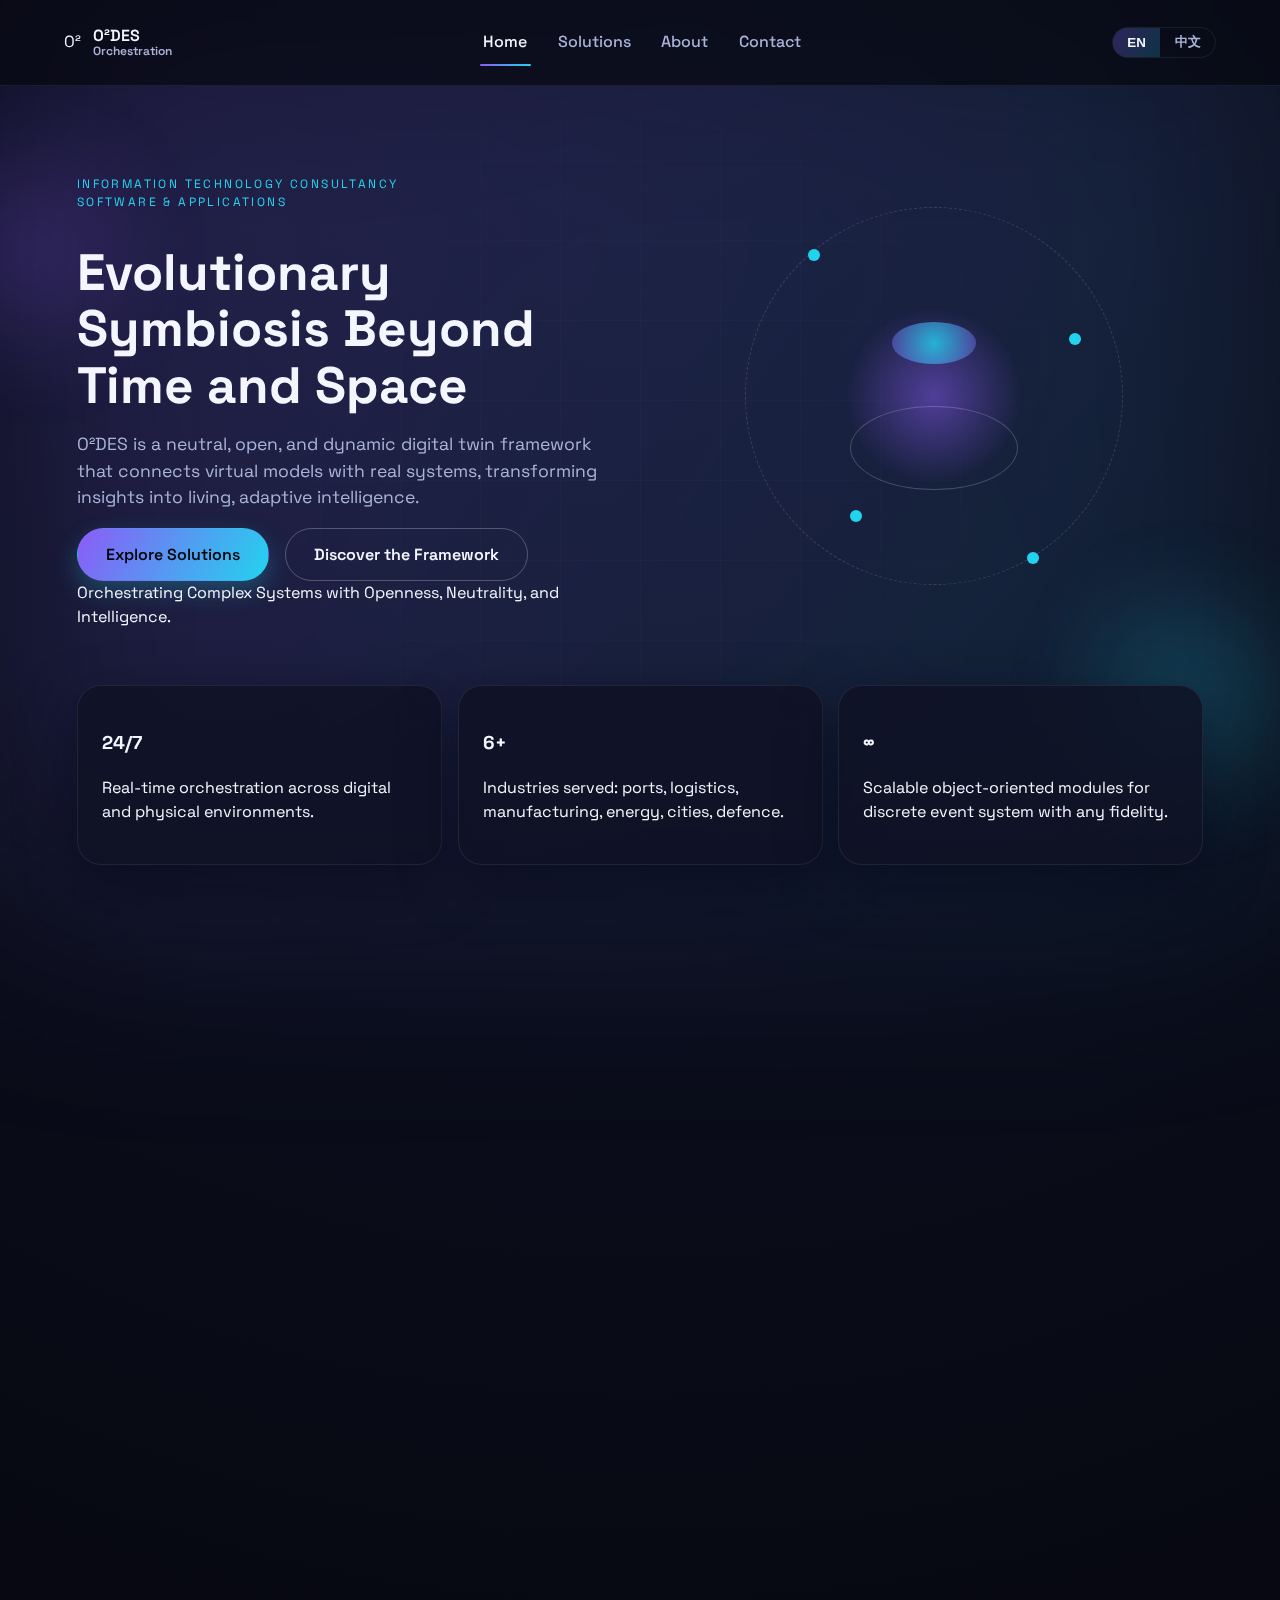
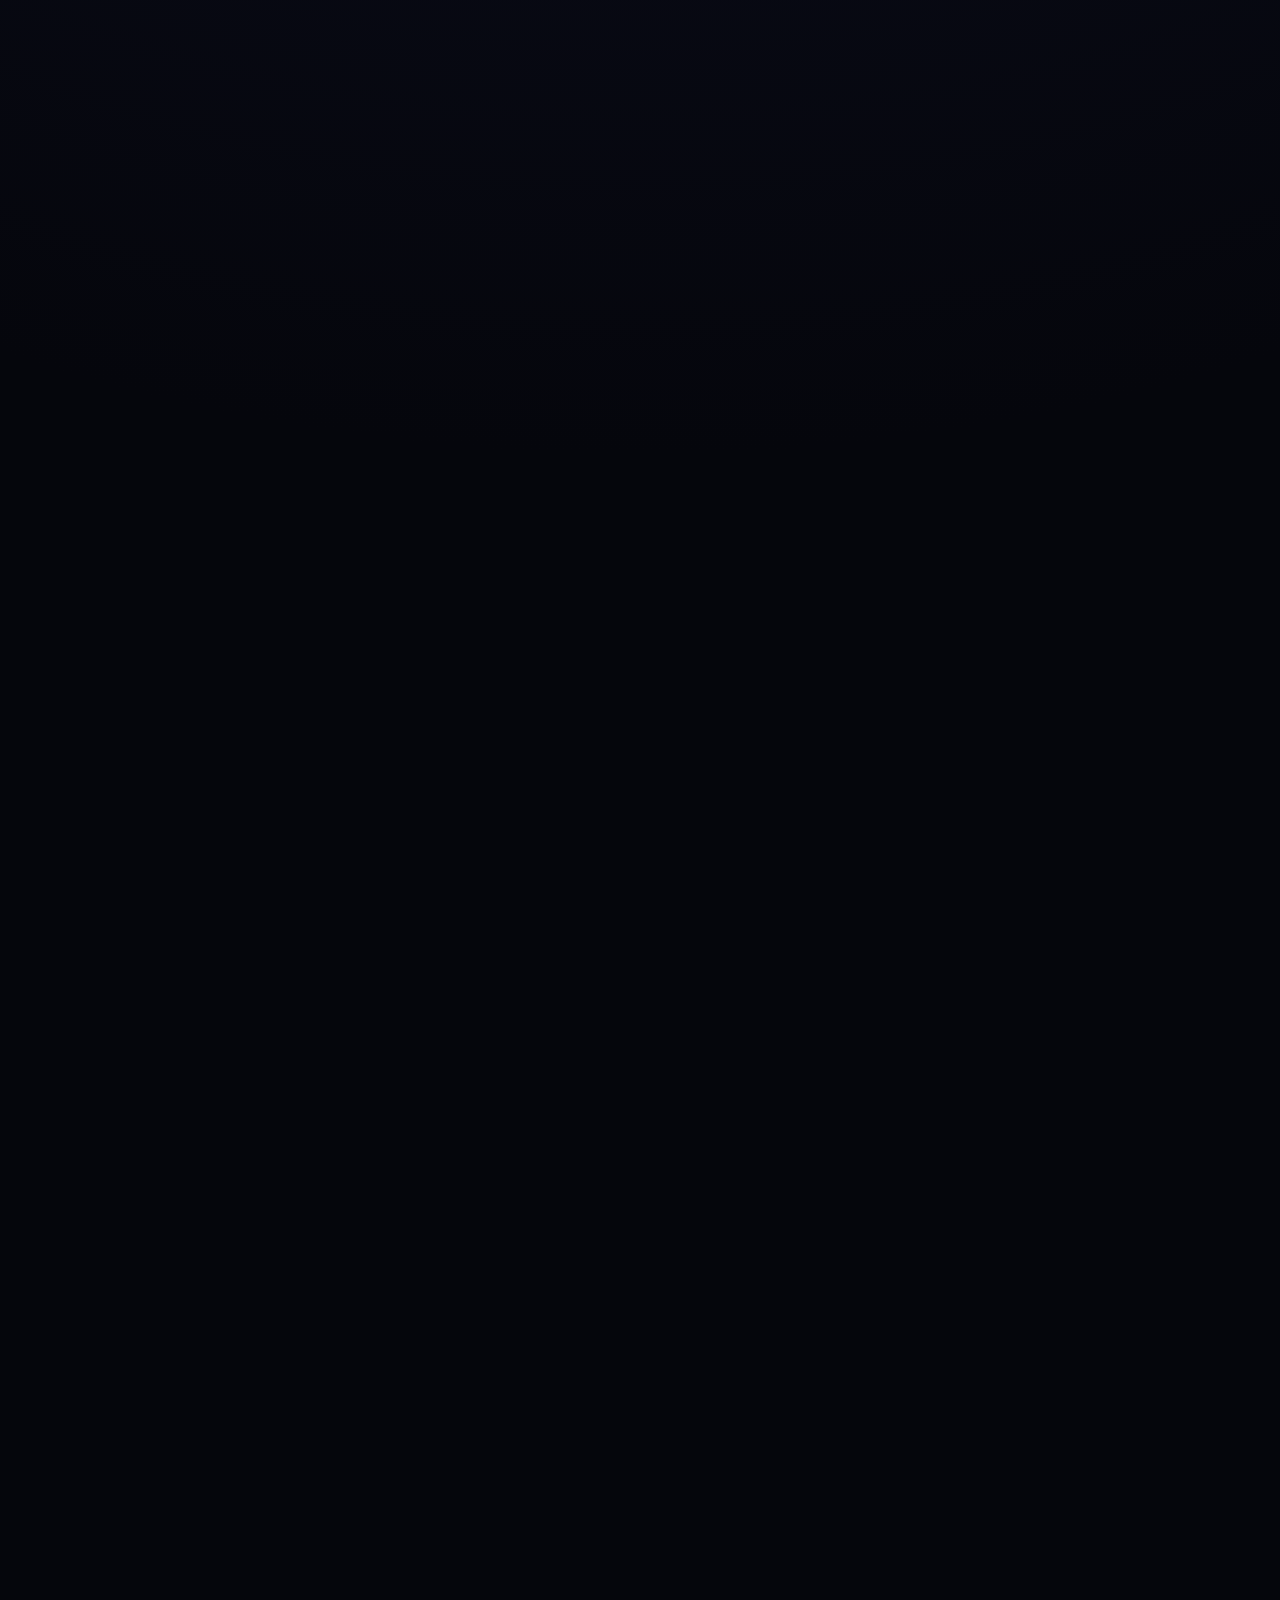
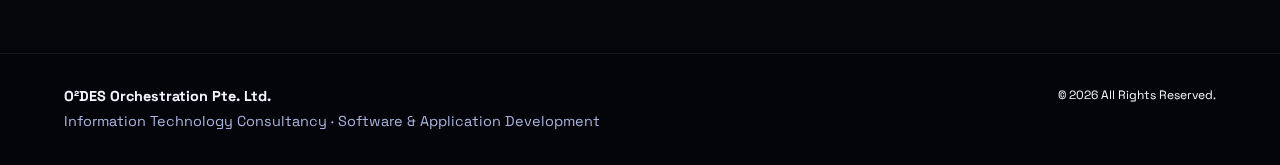
<file: index.html>
<!DOCTYPE html>
<html lang="en">
	<head>
		<meta charset="UTF-8" />
		<meta name="viewport" content="width=device-width, initial-scale=1.0" />
		<title>O²DES Orchestration | Living Dynamic Systems</title>
		<meta
			name="description"
			content="O²DES Orchestration is an open, neutral, and intelligent execution framework that connects virtual models and real systems into evolving digital twins."
		/>
		<link rel="stylesheet" href="style.css" />
		<link rel="preconnect" href="https://fonts.googleapis.com" />
		<link rel="preconnect" href="https://fonts.gstatic.com" crossorigin />
		<link
			href="https://fonts.googleapis.com/css2?family=Space+Grotesk:wght@400;500;600;700&display=swap"
			rel="stylesheet"
		/>
		<script defer src="script.js"></script>
	</head>
	<body class="lang-en page-home">
		<div class="background-grid" aria-hidden="true"></div>
		<div class="orb orb-left" aria-hidden="true"></div>
		<div class="orb orb-right" aria-hidden="true"></div>
		<header class="site-header">
			<div class="logo">
				<div class="logo-mark">O²</div>
				<div class="logo-text">
					<span>O²DES</span>
					<small data-lang="en">Orchestration</small>
					<small data-lang="zh">系统编排</small>
				</div>
			</div>
			<nav class="site-nav" aria-label="Primary">
				<a class="current" href="index.html">
					<span data-lang="en">Home</span>
					<span data-lang="zh">首页</span>
				</a>
				<a href="solutions.html">
					<span data-lang="en">Solutions</span>
					<span data-lang="zh">解决方案</span>
				</a>
				<a href="about.html">
					<span data-lang="en">About</span>
					<span data-lang="zh">关于我们</span>
				</a>
				<a href="contact.html">
					<span data-lang="en">Contact</span>
					<span data-lang="zh">联系</span>
				</a>
			</nav>
			<div class="lang-toggle" role="group" aria-label="Language toggle">
				<button data-switch-lang="en" class="active">EN</button>
				<button data-switch-lang="zh">中文</button>
			</div>
		</header>

		<main>
			<section class="hero" data-animate>
				<div class="hero-content">
					<p class="eyebrow">
						<span data-lang="en">Information Technology Consultancy<br>Software & Applications</span>
						<span data-lang="zh">信息技术咨询 · 软件与应用研发</span>
					</p>
					<h1>
						<span data-lang="en">Evolutionary Symbiosis Beyond Time and Space</span>
						<span data-lang="zh">超越时空的演化共生</span>
					</h1>
					<p class="lead">
						<span data-lang="en">
							O²DES is a neutral, open, and dynamic digital twin framework that connects
							virtual models with real systems, transforming insights into living, adaptive
							intelligence.
						</span>
						<span data-lang="zh">
							O²DES 是一个开放、中立、动态的数字孪生框架，将虚拟模型与真实系统连接，
							让洞察转化为可持续演化的智能。
						</span>
					</p>
					<div class="hero-cta">
						<a class="btn primary" href="solutions.html">
							<span data-lang="en">Explore Solutions</span>
							<span data-lang="zh">探索方案</span>
						</a>
						<a class="btn ghost" href="about.html">
							<span data-lang="en">Discover the Framework</span>
							<span data-lang="zh">了解框架</span>
						</a>
					</div>
					<div class="hero-footnote">
						<span data-lang="en">Orchestrating Complex Systems with Openness, Neutrality, and Intelligence.</span>
						<span data-lang="zh">以开放、中立与智能，编排复杂系统。</span>
					</div>
				</div>
				<div class="hero-visual" aria-hidden="true" data-parallax="0.25">
					<div class="halo"></div>
					<div class="nodes">
						<span></span><span></span><span></span><span></span>
					</div>
					<div class="sphere">
						<div class="sphere-core"></div>
						<div class="sphere-ring"></div>
					</div>
				</div>
			</section>

			<section class="metrics" data-animate>
				<article data-tilt>
					<h3>24/7</h3>
					<p>
						<span data-lang="en">Real-time orchestration across digital and physical environments.</span>
						<span data-lang="zh">跨数字与物理环境的实时编排。</span>
					</p>
				</article>
				<article data-tilt>
					<h3>6+</h3>
					<p>
						<span data-lang="en">Industries served: ports, logistics, manufacturing, energy, cities, defence.</span>
						<span data-lang="zh">服务六大行业：港口、物流、制造、能源、智慧城市、国防。</span>
					</p>
				</article>
				<article data-tilt>
					<h3>∞</h3>
					<p>
						<span data-lang="en">Scalable object-oriented modules for discrete event system with any fidelity.</span>
						<span data-lang="zh">可扩展的面向对象模块，支持任意保真度离散事件系统。</span>
					</p>
				</article>
			</section>

			<section class="value-grid" data-animate>
				<div class="section-heading">
					<p class="eyebrow">
						<span data-lang="en">Core Value</span>
						<span data-lang="zh">核心价值</span>
					</p>
					<h2>
						<span data-lang="en">Why O²DES?</span>
						<span data-lang="zh">为什么选择 O²DES？</span>
					</h2>
					<p>
						<span data-lang="en">
							Transform models, data, and decisions into living structures with a unified dynamic engine
							that is open, neutral, and deeply intelligent.
						</span>
						<span data-lang="zh">
							通过开放、中立、智能的统一动态引擎，让模型、数据与决策转化为可适应的生命系统。
						</span>
					</p>
				</div>
				<div class="value-cards">
					<article data-tilt>
						<h3>
							<span data-lang="en">Open & Interoperable</span>
							<span data-lang="zh">开放互联</span>
						</h3>
						<p>
							<span data-lang="en">Connect any modeling tool, AI service, or optimisation core without vendor lock-in.</span>
							<span data-lang="zh">无厂商锁定，连接任意建模工具、AI 服务或优化引擎。</span>
						</p>
					</article>
					<article data-tilt>
						<h3>
							<span data-lang="en">Modular & Extensible</span>
							<span data-lang="zh">模块可扩展</span>
						</h3>
						<p>
							<span data-lang="en">Build systems as reusable objects with orchestrated behaviours and flows.</span>
							<span data-lang="zh">以可复用对象构建系统，编排行为与流动。</span>
						</p>
					</article>
					<article data-tilt>
						<h3>
							<span data-lang="en">Dynamic & Predictive</span>
							<span data-lang="zh">动态预测</span>
						</h3>
						<p>
							<span data-lang="en">Replay the past, synchronize the present, and predict the future within one engine.</span>
							<span data-lang="zh">在同一引擎中回放过去、同步现在、预测未来。</span>
						</p>
					</article>
					<article data-tilt>
						<h3>
							<span data-lang="en">Digital Twin Ready</span>
							<span data-lang="zh">数字孪生内核</span>
						</h3>
						<p>
							<span data-lang="en">Provide behavioural intelligence to next-generation digital system architectures.</span>
							<span data-lang="zh">为下一代数字系统架构提供行为智能内核。</span>
						</p>
					</article>
					<article data-tilt>
						<h3>
							<span data-lang="en">Built for Complexity</span>
							<span data-lang="zh">面向复杂行业</span>
						</h3>
						<p>
							<span data-lang="en">From ports to smart cities, handle mission-critical operations at scale.</span>
							<span data-lang="zh">从港口到智慧城市，应对关键业务级规模。</span>
						</p>
					</article>
				</div>
			</section>

			<section class="evolution" data-animate>
				<div class="section-heading">
					<p class="eyebrow">
						<span data-lang="en">Evolution Path</span>
						<span data-lang="zh">演化路径</span>
					</p>
					<h2>
						<span data-lang="en">From Simulation Method to Living Systems</span>
						<span data-lang="zh">从模拟方法到生命系统</span>
					</h2>
				</div>
				<div class="timeline">
					<article data-tilt>
						<h3><span data-lang="en">Phase 1 - Origin</span><span data-lang="zh">阶段一 - 起源</span></h3>
						<p>
							<span data-lang="en">Object-oriented discrete-event simulation where systems are modular objects and models evolve with time.</span>
							<span data-lang="zh">面向对象离散事件仿真的起点，以模块化对象描述系统，使模型随时间演化。</span>
						</p>
					</article>
					<article data-tilt>
						<h3><span data-lang="en">Phase 2 - Expansion</span><span data-lang="zh">阶段二 - 拓展</span></h3>
						<p>
							<span data-lang="en">A neutral language for dynamic systems coordinating algorithms, data, and interactions.</span>
							<span data-lang="zh">扩展为动态系统的中立语言，协同算法、数据与交互。</span>
						</p>
					</article>
					<article data-tilt>
						<h3><span data-lang="en">Phase 3 - Maturity</span><span data-lang="zh">阶段三 - 臻盛</span></h3>
						<p>
							<span data-lang="en">An open orchestrated dynamic engineering system where digital and physical realms co-evolve.</span>
							<span data-lang="zh">成熟为开放的动态工程系统，让数字与物理世界共演化。</span>
						</p>
					</article>
				</div>
			</section>

			<section class="industries" data-animate>
				<div class="section-heading">
					<p class="eyebrow">
						<span data-lang="en">Industries</span>
						<span data-lang="zh">行业实践</span>
					</p>
					<h2>
						<span data-lang="en">Designed for Complex Ecosystems</span>
						<span data-lang="zh">为复杂生态而生</span>
					</h2>
				</div>
				<div class="industry-grid">
					<article data-tilt>
						<h3>
							<span data-lang="en">Ports & Maritime</span>
							<span data-lang="zh">港口与航运</span>
						</h3>
						<p>
							<span data-lang="en">Synchronize quay cranes, yards, and fleets in one predictive loop.</span>
							<span data-lang="zh">将岸桥、堆场与船队纳入同一预测闭环。</span>
						</p>
					</article>
					<article data-tilt>
						<h3>
							<span data-lang="en">Logistics</span>
							<span data-lang="zh">智慧物流</span>
						</h3>
						<p>
							<span data-lang="en">Blend process automation with adaptive routing for resilient supply chains.</span>
							<span data-lang="zh">融合流程自动化与自适应路径，构建韧性供应链。</span>
						</p>
					</article>
					<article data-tilt>
						<h3>
							<span data-lang="en">Manufacturing</span>
							<span data-lang="zh">智能制造</span>
						</h3>
						<p>
							<span data-lang="en">Link design, production, and maintenance through a single execution layer.</span>
							<span data-lang="zh">以统一执行层连接设计、生产与运维。</span>
						</p>
					</article>
					<article data-tilt>
						<h3>
							<span data-lang="en">Energy</span>
							<span data-lang="zh">能源系统</span>
						</h3>
						<p>
							<span data-lang="en">Forecast demand, balance assets, and orchestrate distributed grids.</span>
							<span data-lang="zh">预测需求、平衡资产并编排分布式电网。</span>
						</p>
					</article>
					<article data-tilt>
						<h3>
							<span data-lang="en">Smart Cities</span>
							<span data-lang="zh">智慧城市</span>
						</h3>
						<p>
							<span data-lang="en">Unify mobility, utilities, and civic services with living digital twins.</span>
							<span data-lang="zh">以生命化数字孪生统一交通、能源与公共服务。</span>
						</p>
					</article>
					<article data-tilt>
						<h3>
							<span data-lang="en">Defence</span>
							<span data-lang="zh">国防系统</span>
						</h3>
						<p>
							<span data-lang="en">Simulate, test, and orchestrate mission-critical operations safely.</span>
							<span data-lang="zh">安全地模拟、测试并编排关键任务行动。</span>
						</p>
					</article>
				</div>
			</section>

			<section class="cta" data-animate>
				<div>
					<h2>
						<span data-lang="en">Join the Next Evolution of Dynamic Systems</span>
						<span data-lang="zh">加入动态系统的下一次进化</span>
					</h2>
					<p>
						<span data-lang="en">Collaborate, build, and co-evolve with us to create living engineering systems.</span>
						<span data-lang="zh">与我们共同协作、构建、共演化，打造生命化的工程系统。</span>
					</p>
				</div>
				<a class="btn primary" href="contact.html">
					<span data-lang="en">Start a Conversation</span>
					<span data-lang="zh">开始交流</span>
				</a>
			</section>
		</main>

		<footer class="site-footer">
			<div>
				<strong>O²DES Orchestration Pte. Ltd.</strong>
				<p>
					<span data-lang="en">Information Technology Consultancy · Software & Application Development</span>
					<span data-lang="zh">信息技术咨询 · 软件与应用开发</span>
				</p>
			</div>
			<small>
				<span data-lang="en">© <span id="year"></span> All Rights Reserved.</span>
				<span data-lang="zh">© <span id="year-copy"></span> 版权所有。</span>
			</small>
		</footer>
	</body>
</html>
</file>
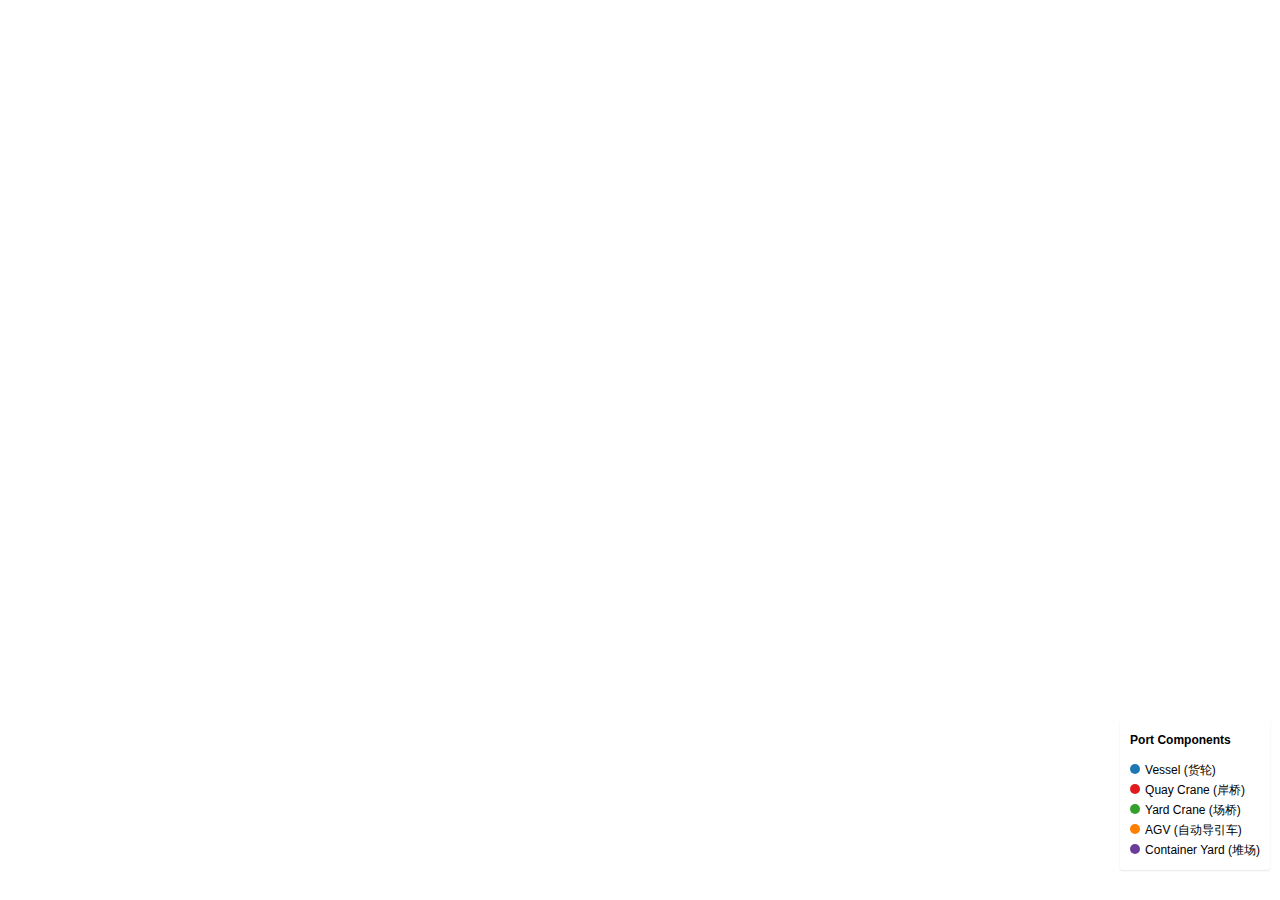
<file: TuasPort/index.html>
<!DOCTYPE html>
<html>
<head>
    <meta charset="utf-8">
    <title>Tuas Mega Port Visualization</title>
    <meta name="viewport" content="initial-scale=1,maximum-scale=1,user-scalable=no">
    <!-- Mapbox GL JS v3.16.0 -->
    <link href="https://api.mapbox.com/mapbox-gl-js/v3.16.0/mapbox-gl.css" rel="stylesheet">
    <script src="https://api.mapbox.com/mapbox-gl-js/v3.16.0/mapbox-gl.js"></script>
    <style>
        body { margin: 0; padding: 0; }
        #map { position: absolute; top: 0; bottom: 0; width: 100%; }
        .legend {
            background-color: #fff;
            border-radius: 3px;
            bottom: 30px;
            box-shadow: 0 1px 2px rgba(0, 0, 0, 0.1);
            font: 12px/20px 'Helvetica Neue', Arial, Helvetica, sans-serif;
            padding: 10px;
            position: absolute;
            right: 10px;
            z-index: 1;
        }
        .legend h4 { margin: 0 0 10px; }
        .legend div span {
            border-radius: 50%;
            display: inline-block;
            height: 10px;
            margin-right: 5px;
            width: 10px;
        }
    </style>
</head>
<body>
<div id="map"></div>
<div class="legend">
    <h4>Port Components</h4>
    <div><span style="background-color: #1f78b4"></span>Vessel (货轮)</div>
    <div><span style="background-color: #e31a1c"></span>Quay Crane (岸桥)</div>
    <div><span style="background-color: #33a02c"></span>Yard Crane (场桥)</div>
    <div><span style="background-color: #ff7f00"></span>AGV (自动导引车)</div>
    <div><span style="background-color: #6a3d9a"></span>Container Yard (堆场)</div>
</div>

<script>
    // =============================================================================
    // CONFIGURATION
    // =============================================================================
    // TODO: Replace with your own Mapbox Access Token
    // 由于这是一个纯前端页面，Token 必须暴露在浏览器中才能向 Mapbox 服务器请求地图数据，因此无法在代码层面完全隐藏它。
    // 最标准且有效的安全措施是在 Mapbox 后台进行配置：
    // 登录 Mapbox Account。
    // 创建一个新的 Token（不要使用默认的 pk.eyJ... 公共 Token）。
    // 在 Token 设置页面，找到 URL restrictions（URL 限制）。
    // 添加您的网站域名（例如 yourdomain.com 或本地测试用的 localhost）。
    // 如果是本地开发，可以添加 http://localhost:8080 或 http://127.0.0.1:5500。
    // 这样，即使别人复制了您的 Token，只要他们的网站域名不在白名单内，Mapbox 就会拒绝服务。
    const MAPBOX_TOKEN = 'pk.eyJ1IjoiZm0wNTE3IiwiYSI6ImNtaTY1dHJnMzBjZG4yanM5a2g0cGI1ZDgifQ.Pb4vTlOAnN6ZC9Ex2uafGg'; 

    mapboxgl.accessToken = MAPBOX_TOKEN;

    // Center coordinates: [Longitude, Latitude]
    const CENTER = [103.62857271913894, 1.2444779700693098];

    const map = new mapboxgl.Map({
        container: 'map',
        // Use Mapbox Standard style or Streets
        style: 'mapbox://styles/mapbox/standard', 
        center: CENTER,
        zoom: 16, // Initial zoom level to see details
        pitch: 0, // 2D view (top-down)
        bearing: 0
    });

    // =============================================================================
    // HELPER FUNCTIONS FOR GEOMETRY GENERATION
    // =============================================================================
    // Simple approximation: 1 degree lat ~= 111,000m, 1 degree lng ~= 111,000m (at equator)
    const METERS_PER_DEGREE = 111000;

    function offset(coord, dx, dy) {
        return [
            coord[0] + (dx / METERS_PER_DEGREE),
            coord[1] + (dy / METERS_PER_DEGREE)
        ];
    }

    // Generate a polygon for a rectangle centered at `center` with `width` and `height`
    // width is along X axis (East-West), height is along Y axis (North-South)
    function createRect(center, width, height) {
        const halfW = width / 2;
        const halfH = height / 2;
        const p1 = offset(center, -halfW, halfH); // Top-Left
        const p2 = offset(center, halfW, halfH);  // Top-Right
        const p3 = offset(center, halfW, -halfH); // Bottom-Right
        const p4 = offset(center, -halfW, -halfH); // Bottom-Left
        return [p1, p2, p3, p4, p1]; // Close the loop
    }

    // =============================================================================
    // DATA GENERATION
    // =============================================================================
    
    // Layout parameters (in meters)
    const YARD_WIDTH = 40;
    const YARD_HEIGHT = 300;
    const YARD_GAP_X = 20;
    const YARD_GAP_Y = 50;
    
    const VESSEL_WIDTH = 350;
    const VESSEL_HEIGHT = 50;
    
    const QC_WIDTH = 30;
    const QC_HEIGHT = 100; // Spanning over water and land

    // Generate features
    const yards = [];
    const ycs = [];
    const qcs = [];
    const vessels = [];
    const agvs = [];

    // 1. Create Yards (Perpendicular to shore)
    // Assume shore is roughly East-West at y=100m relative to center
    // Yards are arranged in a grid below the shore
    const startX = -400;
    const startY = -100;
    
    for (let i = 0; i < 8; i++) { // 8 blocks horizontally
        const cx = startX + i * (YARD_WIDTH + YARD_GAP_X);
        const cy = startY;
        
        // Create Yard Block
        const yardCenter = offset(CENTER, cx, cy);
        yards.push({
            type: 'Feature',
            properties: { type: 'yard', id: i },
            geometry: {
                type: 'Polygon',
                coordinates: [createRect(yardCenter, YARD_WIDTH, YARD_HEIGHT)]
            }
        });

        // Create Yard Crane (YC) on top of the yard (random position along the block)
        const ycOffsetY = (Math.random() - 0.5) * (YARD_HEIGHT - 40);
        const ycCenter = offset(yardCenter, 0, ycOffsetY);
        ycs.push({
            type: 'Feature',
            properties: { type: 'yc', id: i },
            geometry: {
                type: 'Polygon',
                coordinates: [createRect(ycCenter, YARD_WIDTH + 10, 15)] // Wider than yard, short length
            }
        });
    }

    // 2. Create Vessels (Along the shore, North side)
    // Shore line approx at y = 150m relative to center
    const vesselCenter1 = offset(CENTER, -200, 250);
    vessels.push({
        type: 'Feature',
        properties: { name: 'Vessel A' },
        geometry: {
            type: 'Polygon',
            coordinates: [createRect(vesselCenter1, VESSEL_WIDTH, VESSEL_HEIGHT)]
        }
    });
    
    const vesselCenter2 = offset(CENTER, 200, 250);
    vessels.push({
        type: 'Feature',
        properties: { name: 'Vessel B' },
        geometry: {
            type: 'Polygon',
            coordinates: [createRect(vesselCenter2, VESSEL_WIDTH, VESSEL_HEIGHT)]
        }
    });

    // 3. Create Quay Cranes (QT) - Along the shore edge
    const qcY = 180; // Positioned at the quay edge
    for (let i = 0; i < 6; i++) {
        const qcX = -300 + i * 120;
        const qcCenter = offset(CENTER, qcX, qcY);
        qcs.push({
            type: 'Feature',
            properties: { type: 'qt', id: i },
            geometry: {
                type: 'Polygon',
                coordinates: [createRect(qcCenter, 20, 80)]
            }
        });
    }

    // 4. Create AGVs (Moving between Yards and Quay)
    // Randomly scattered in the transfer zone (y between 50 and 150)
    for (let i = 0; i < 20; i++) {
        const agvX = (Math.random() - 0.5) * 800;
        const agvY = 80 + (Math.random() - 0.5) * 60;
        const agvCenter = offset(CENTER, agvX, agvY);
        agvs.push({
            type: 'Feature',
            properties: { type: 'agv', id: i },
            geometry: {
                type: 'Polygon',
                coordinates: [createRect(agvCenter, 12, 3)] // Small vehicle
            }
        });
    }

    // =============================================================================
    // MAP LOADING & RENDERING
    // =============================================================================
    map.on('load', () => {
        
        // Add Sources
        map.addSource('port-components', {
            type: 'geojson',
            data: {
                type: 'FeatureCollection',
                features: [...yards, ...ycs, ...qcs, ...vessels, ...agvs]
            }
        });

        // Add Layers
        
        // 1. Yards (Purple)
        map.addLayer({
            id: 'yards-layer',
            type: 'fill',
            source: 'port-components',
            filter: ['==', 'type', 'yard'],
            paint: {
                'fill-color': '#6a3d9a',
                'fill-opacity': 0.5,
                'fill-outline-color': '#4a2d7a'
            }
        });

        // 2. Vessels (Blue)
        map.addLayer({
            id: 'vessels-layer',
            type: 'fill',
            source: 'port-components',
            filter: ['has', 'name'], // Vessels have 'name' property
            paint: {
                'fill-color': '#1f78b4',
                'fill-opacity': 0.8
            }
        });

        // 3. Quay Cranes (Red)
        map.addLayer({
            id: 'qt-layer',
            type: 'fill',
            source: 'port-components',
            filter: ['==', 'type', 'qt'],
            paint: {
                'fill-color': '#e31a1c',
                'fill-opacity': 0.9
            }
        });

        // 4. Yard Cranes (Green)
        map.addLayer({
            id: 'yc-layer',
            type: 'fill',
            source: 'port-components',
            filter: ['==', 'type', 'yc'],
            paint: {
                'fill-color': '#33a02c',
                'fill-opacity': 0.9
            }
        });

        // 5. AGVs (Orange)
        map.addLayer({
            id: 'agv-layer',
            type: 'fill',
            source: 'port-components',
            filter: ['==', 'type', 'agv'],
            paint: {
                'fill-color': '#ff7f00',
                'fill-opacity': 1
            }
        });

        // Add a scale control to the map
        map.addControl(new mapboxgl.ScaleControl());
    });

    // Add navigation controls
    map.addControl(new mapboxgl.NavigationControl());

</script>
</body>
</html>
</file>
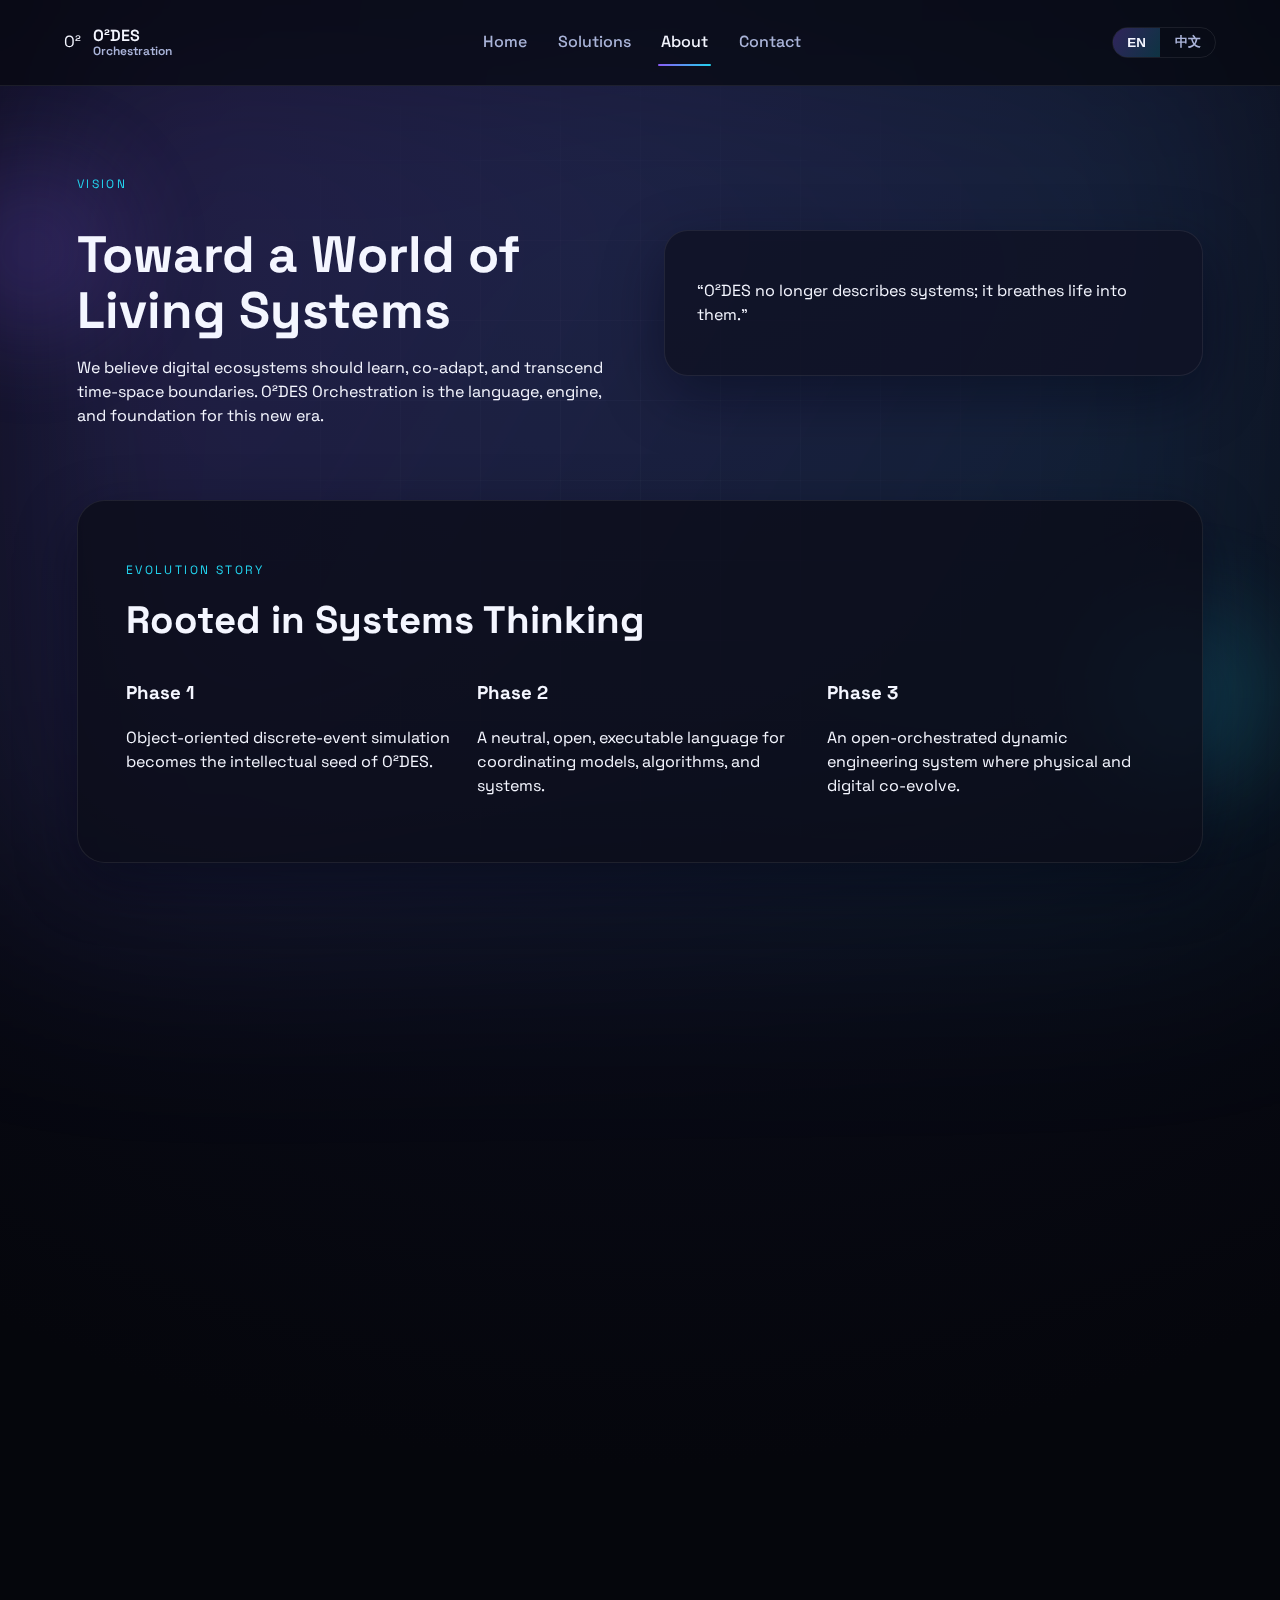
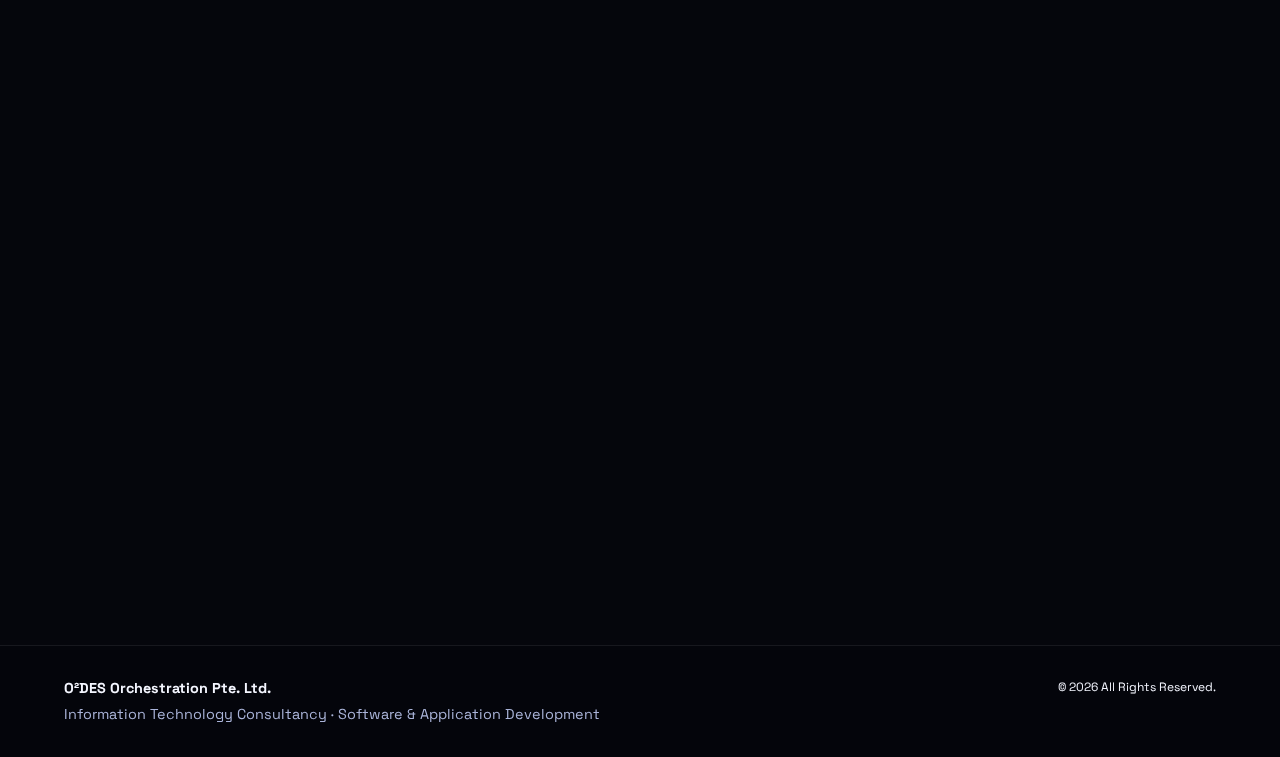
<file: about.html>
<!DOCTYPE html>
<html lang="en">
  <head>
    <meta charset="UTF-8" />
    <meta name="viewport" content="width=device-width, initial-scale=1.0" />
    <title>About | O²DES Orchestration</title>
    <meta
      name="description"
      content="Learn about the O²DES Orchestration story, mission, and team shaping living digital systems."
    />
    <link rel="stylesheet" href="style.css" />
    <link rel="preconnect" href="https://fonts.googleapis.com" />
    <link rel="preconnect" href="https://fonts.gstatic.com" crossorigin />
    <link
      href="https://fonts.googleapis.com/css2?family=Space+Grotesk:wght@400;500;600;700&display=swap"
      rel="stylesheet"
    />
    <script defer src="script.js"></script>
  </head>
  <body class="lang-en page-about">
    <div class="background-grid" aria-hidden="true"></div>
    <div class="orb orb-left" aria-hidden="true"></div>
    <div class="orb orb-right" aria-hidden="true"></div>
    <header class="site-header">
      <div class="logo">
        <div class="logo-mark">O²</div>
        <div class="logo-text">
          <span>O²DES</span>
          <small data-lang="en">Orchestration</small>
          <small data-lang="zh">系统编排</small>
        </div>
      </div>
      <nav class="site-nav" aria-label="Primary">
        <a href="index.html">
          <span data-lang="en">Home</span>
          <span data-lang="zh">首页</span>
        </a>
        <a href="solutions.html">
          <span data-lang="en">Solutions</span>
          <span data-lang="zh">解决方案</span>
        </a>
        <a class="current" href="about.html">
          <span data-lang="en">About</span>
          <span data-lang="zh">关于我们</span>
        </a>
        <a href="contact.html">
          <span data-lang="en">Contact</span>
          <span data-lang="zh">联系</span>
        </a>
      </nav>
      <div class="lang-toggle" role="group" aria-label="Language toggle">
        <button data-switch-lang="en" class="active">EN</button>
        <button data-switch-lang="zh">中文</button>
      </div>
    </header>

    <main>
      <section class="sub-hero" data-animate>
        <div>
          <p class="eyebrow">
            <span data-lang="en">Vision</span>
            <span data-lang="zh">愿景</span>
          </p>
          <h1>
            <span data-lang="en">Toward a World of Living Systems</span>
            <span data-lang="zh">走向生命化的系统世界</span>
          </h1>
          <p>
            <span data-lang="en">
              We believe digital ecosystems should learn, co-adapt, and transcend time-space boundaries.
              O²DES Orchestration is the language, engine, and foundation for this new era.
            </span>
            <span data-lang="zh">
              我们相信数字生态应当学习、共适、跨越时空。O²DES Orchestration 是实现这一时代的语言、引擎与基础。
            </span>
          </p>
        </div>
        <div class="vision-card">
          <p>
            <span data-lang="en">“O²DES no longer describes systems; it breathes life into them.”</span>
            <span data-lang="zh">“O²DES 不再只是描述系统，而是赋予其生命。”</span>
          </p>
        </div>
      </section>

      <section class="story" data-animate>
        <div class="section-heading">
          <p class="eyebrow">
            <span data-lang="en">Evolution Story</span>
            <span data-lang="zh">演化故事</span>
          </p>
          <h2>
            <span data-lang="en">Rooted in Systems Thinking</span>
            <span data-lang="zh">扎根于系统思维</span>
          </h2>
        </div>
        <div class="story-grid">
          <article data-tilt>
            <h3>Phase 1</h3>
            <p>
              <span data-lang="en">Object-oriented discrete-event simulation becomes the intellectual seed of O²DES.</span>
              <span data-lang="zh">面向对象离散事件仿真成为 O²DES 的思想种子。</span>
            </p>
          </article>
          <article data-tilt>
            <h3>Phase 2</h3>
            <p>
              <span data-lang="en">A neutral, open, executable language for coordinating models, algorithms, and systems.</span>
              <span data-lang="zh">演化为开放中立的可执行语言，协同模型、算法与系统。</span>
            </p>
          </article>
          <article data-tilt>
            <h3>Phase 3</h3>
            <p>
              <span data-lang="en">An open-orchestrated dynamic engineering system where physical and digital co-evolve.</span>
              <span data-lang="zh">成熟为开放编排的动态工程系统，让物理与数字共演化。</span>
            </p>
          </article>
        </div>
      </section>

      <section class="principles" data-animate>
        <div class="section-heading">
          <p class="eyebrow">
            <span data-lang="en">Operating Principles</span>
            <span data-lang="zh">运营准则</span>
          </p>
        </div>
        <div class="principle-list">
          <article data-tilt>
            <h3>
              <span data-lang="en">Openness</span>
              <span data-lang="zh">开放</span>
            </h3>
            <p>
              <span data-lang="en">Interoperate across ecosystems with transparent interfaces and shared governance.</span>
              <span data-lang="zh">以透明接口与共享治理跨生态互操作。</span>
            </p>
          </article>
          <article data-tilt>
            <h3>
              <span data-lang="en">Neutrality</span>
              <span data-lang="zh">中立</span>
            </h3>
            <p>
              <span data-lang="en">Stay vendor-agnostic, focusing on outcomes over tooling.</span>
              <span data-lang="zh">保持厂商中立，聚焦价值而非工具。</span>
            </p>
          </article>
          <article data-tilt>
            <h3>
              <span data-lang="en">Intelligence</span>
              <span data-lang="zh">智能</span>
            </h3>
            <p>
              <span data-lang="en">Embed learning loops into every engagement to cultivate adaptive systems.</span>
              <span data-lang="zh">在每次合作中嵌入学习闭环，培育自适应系统。</span>
            </p>
          </article>
        </div>
      </section>

      <section class="team" data-animate>
        <div class="section-heading">
          <p class="eyebrow">
            <span data-lang="en">Leadership</span>
            <span data-lang="zh">核心团队</span>
          </p>
          <h2>
            <span data-lang="en">System Architects & Industry Catalysts</span>
            <span data-lang="zh">系统架构师与行业催化者</span>
          </h2>
        </div>
        <div class="team-grid">
          <article data-tilt>
            <h3>Dr. Evelyn Tan</h3>
            <p>
              <span data-lang="en">Chief Scientist · Systems thinking evangelist, leads R&D on dynamic execution cores.</span>
              <span data-lang="zh">首席科学家 · 系统思维倡导者，负责动态执行内核研发。</span>
            </p>
          </article>
          <article data-tilt>
            <h3>Marcus Lim</h3>
            <p>
              <span data-lang="en">Managing Director · Drives strategic partnerships and complex transformation programs.</span>
              <span data-lang="zh">总经理 · 推动战略合作与复杂转型项目。</span>
            </p>
          </article>
          <article data-tilt>
            <h3>Anita Rao</h3>
            <p>
              <span data-lang="en">VP Engineering · Leads software and application development squads.</span>
              <span data-lang="zh">工程副总裁 · 负责软件与应用开发团队。</span>
            </p>
          </article>
          <article data-tilt>
            <h3>Wei Zhang</h3>
            <p>
              <span data-lang="en">Head of Industry Labs · Oversees co-innovation with ports, logistics, and cities.</span>
              <span data-lang="zh">行业实验室负责人 · 主导与港口、物流、城市的协同创新。</span>
            </p>
          </article>
        </div>
      </section>

      <section class="culture" data-animate>
        <div class="section-heading">
          <p class="eyebrow">
            <span data-lang="en">Culture</span>
            <span data-lang="zh">文化</span>
          </p>
          <h2>
            <span data-lang="en">Co-create, Co-learn, Co-evolve</span>
            <span data-lang="zh">共创 · 共学 · 共演化</span>
          </h2>
        </div>
        <div class="culture-grid">
          <article data-tilt>
            <h3>
              <span data-lang="en">Design with the user</span>
              <span data-lang="zh">与用户共设计</span>
            </h3>
            <p>
              <span data-lang="en">Immersive fieldwork ensures our models mirror operational truth.</span>
              <span data-lang="zh">深入场景调研确保模型贴合运营现实。</span>
            </p>
          </article>
          <article data-tilt>
            <h3>
              <span data-lang="en">Prototype relentlessly</span>
              <span data-lang="zh">快速原型</span>
            </h3>
            <p>
              <span data-lang="en">Short learning cycles validate assumptions early.</span>
              <span data-lang="zh">短周期迭代快速验证假设。</span>
            </p>
          </article>
          <article data-tilt>
            <h3>
              <span data-lang="en">Engineer for longevity</span>
              <span data-lang="zh">面向长期</span>
            </h3>
            <p>
              <span data-lang="en">We build adaptive foundations instead of one-off solutions.</span>
              <span data-lang="zh">构筑可适应的基础，而非一次性方案。</span>
            </p>
          </article>
        </div>
      </section>
    </main>

    <footer class="site-footer">
      <div>
        <strong>O²DES Orchestration Pte. Ltd.</strong>
        <p>
          <span data-lang="en">Information Technology Consultancy · Software & Application Development</span>
          <span data-lang="zh">信息技术咨询 · 软件与应用开发</span>
        </p>
      </div>
      <small>
        <span data-lang="en">© <span id="year"></span> All Rights Reserved.</span>
        <span data-lang="zh">© <span id="year-copy"></span> 版权所有。</span>
      </small>
    </footer>
  </body>
</html>
</file>
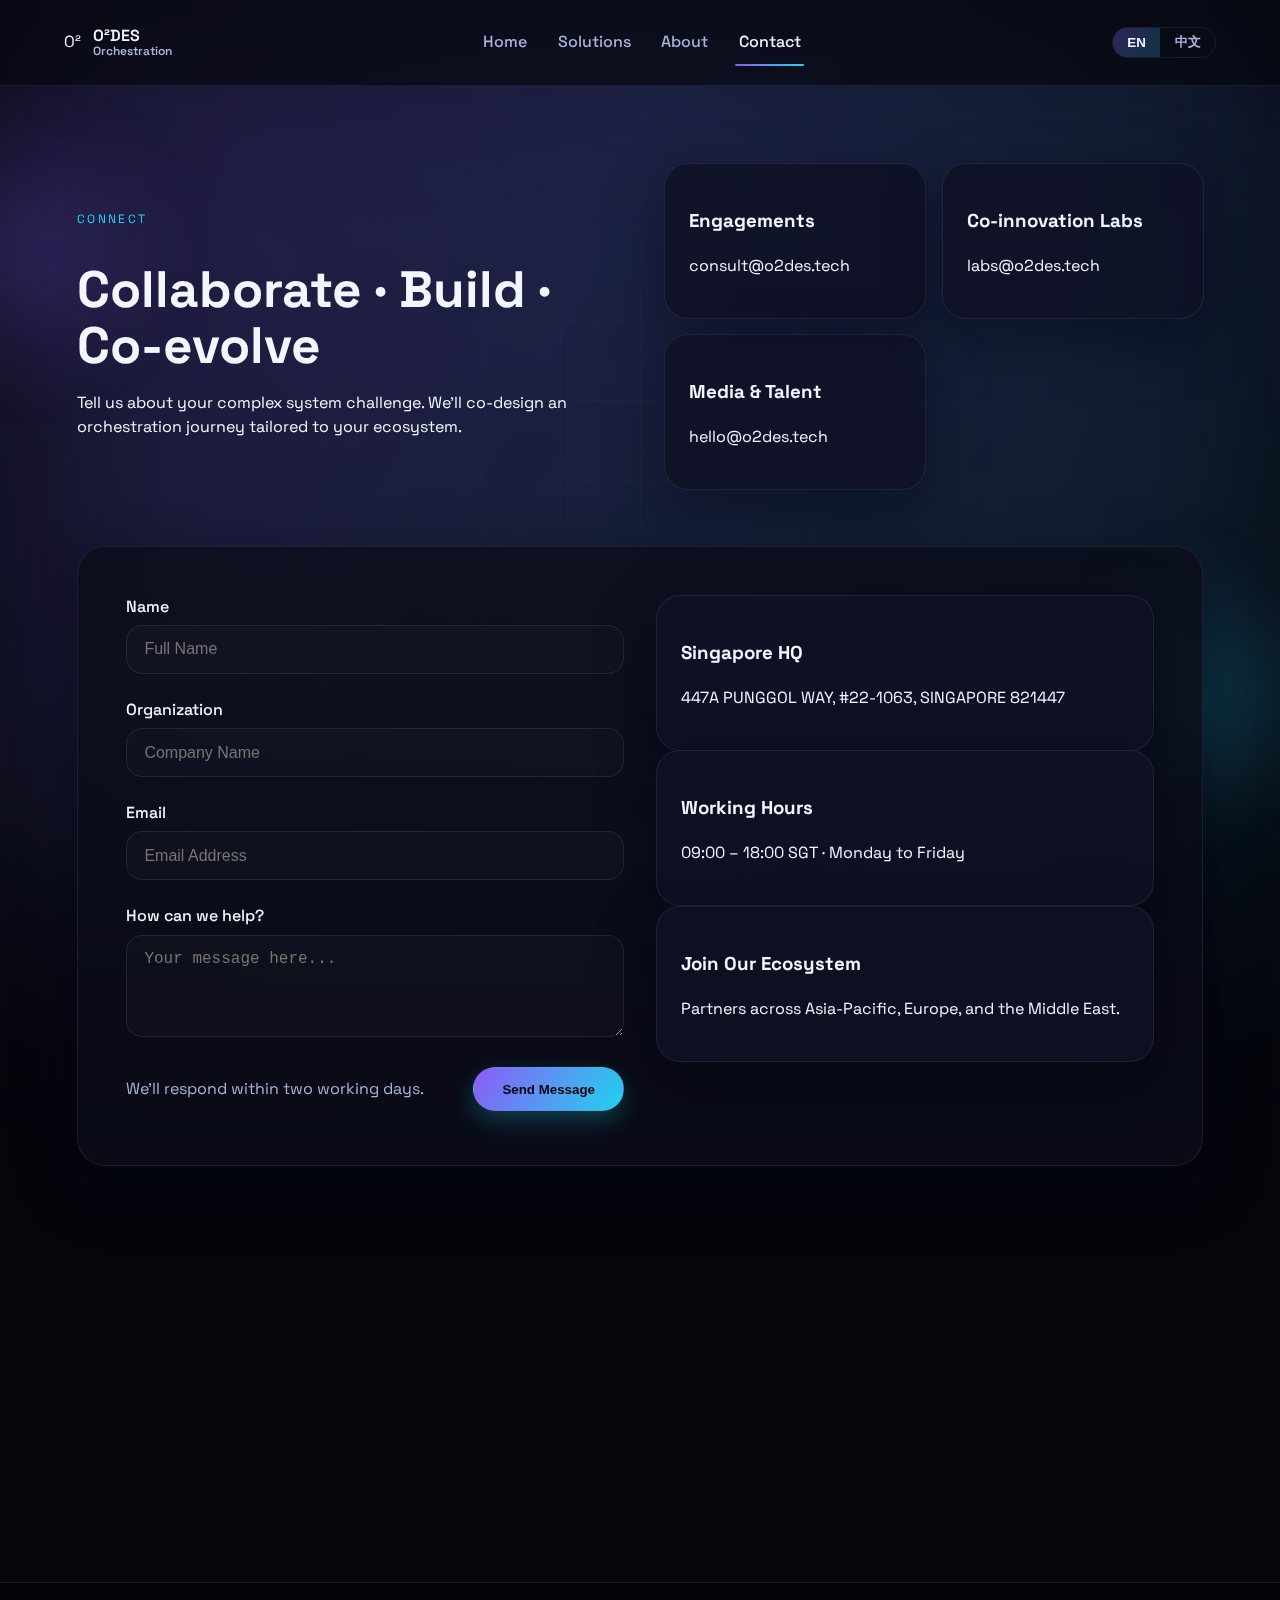
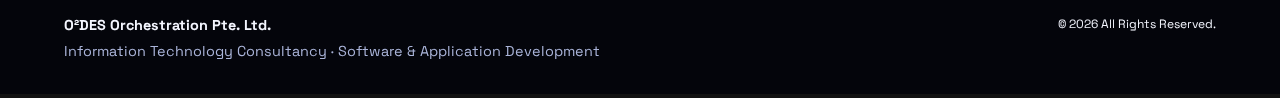
<file: contact.html>
<!DOCTYPE html>
<html lang="en">
  <head>
    <meta charset="UTF-8" />
    <meta name="viewport" content="width=device-width, initial-scale=1.0" />
    <title>Contact | O²DES Orchestration</title>
    <meta
      name="description"
      content="Connect with O²DES Orchestration for consulting engagements, co-innovation, and partnership opportunities."
    />
    <link rel="stylesheet" href="style.css" />
    <link rel="preconnect" href="https://fonts.googleapis.com" />
    <link rel="preconnect" href="https://fonts.gstatic.com" crossorigin />
    <link
      href="https://fonts.googleapis.com/css2?family=Space+Grotesk:wght@400;500;600;700&display=swap"
      rel="stylesheet"
    />
    <script defer src="script.js"></script>
  </head>
  <body class="lang-en page-contact">
    <div class="background-grid" aria-hidden="true"></div>
    <div class="orb orb-left" aria-hidden="true"></div>
    <div class="orb orb-right" aria-hidden="true"></div>
    <header class="site-header">
      <div class="logo">
        <div class="logo-mark">O²</div>
        <div class="logo-text">
          <span>O²DES</span>
          <small data-lang="en">Orchestration</small>
          <small data-lang="zh">系统编排</small>
        </div>
      </div>
      <nav class="site-nav" aria-label="Primary">
        <a href="index.html">
          <span data-lang="en">Home</span>
          <span data-lang="zh">首页</span>
        </a>
        <a href="solutions.html">
          <span data-lang="en">Solutions</span>
          <span data-lang="zh">解决方案</span>
        </a>
        <a href="about.html">
          <span data-lang="en">About</span>
          <span data-lang="zh">关于我们</span>
        </a>
        <a class="current" href="contact.html">
          <span data-lang="en">Contact</span>
          <span data-lang="zh">联系</span>
        </a>
      </nav>
      <div class="lang-toggle" role="group" aria-label="Language toggle">
        <button data-switch-lang="en" class="active">EN</button>
        <button data-switch-lang="zh">中文</button>
      </div>
    </header>

    <main>
      <section class="contact-hero" data-animate>
        <div>
          <p class="eyebrow">
            <span data-lang="en">Connect</span>
            <span data-lang="zh">连接</span>
          </p>
          <h1>
            <span data-lang="en">Collaborate · Build · Co-evolve</span>
            <span data-lang="zh">协作 · 构建 · 共演化</span>
          </h1>
          <p>
            <span data-lang="en">
              Tell us about your complex system challenge. We'll co-design an orchestration journey
              tailored to your ecosystem.
            </span>
            <span data-lang="zh">分享您的复杂系统挑战，我们将共同设计专属的编排旅程。</span>
          </p>
        </div>
        <div class="contact-cards">
          <article data-tilt>
            <h3>
              <span data-lang="en">Engagements</span>
              <span data-lang="zh">合作洽谈</span>
            </h3>
            <p>
              <span data-lang="en">consult@o2des.tech</span>
              <span data-lang="zh">consult@o2des.tech</span>
            </p>
          </article>
          <article data-tilt>
            <h3>
              <span data-lang="en">Co-innovation Labs</span>
              <span data-lang="zh">协同创新实验室</span>
            </h3>
            <p>
              <span data-lang="en">labs@o2des.tech</span>
              <span data-lang="zh">labs@o2des.tech</span>
            </p>
          </article>
          <article data-tilt>
            <h3>
              <span data-lang="en">Media & Talent</span>
              <span data-lang="zh">媒体与人才</span>
            </h3>
            <p>
              <span data-lang="en">hello@o2des.tech</span>
              <span data-lang="zh">hello@o2des.tech</span>
            </p>
          </article>
        </div>
      </section>

      <section class="contact-body" data-animate>
        <form class="contact-form" novalidate>
          <label>
            <span data-lang="en">Name</span>
            <span data-lang="zh">姓名</span>
            <input type="text" name="name" placeholder="Full Name" required />
          </label>
          <label>
            <span data-lang="en">Organization</span>
            <span data-lang="zh">机构</span>
            <input type="text" name="org" placeholder="Company Name" required />
          </label>
          <label>
            <span data-lang="en">Email</span>
            <span data-lang="zh">邮箱</span>
            <input type="email" name="email" placeholder="Email Address" required />
          </label>
          <label>
            <span data-lang="en">How can we help?</span>
            <span data-lang="zh">我们如何助力？</span>
            <textarea
              name="message"
              rows="4"
              placeholder="Your message here..."
            ></textarea>
          </label>
          <div class="form-footer">
            <p>
              <span data-lang="en">We'll respond within two working days.</span>
              <span data-lang="zh">我们将在两个工作日内回复。</span>
            </p>
            <button type="submit" class="btn primary">
              <span data-lang="en">Send Message</span>
              <span data-lang="zh">发送信息</span>
            </button>
          </div>
          <p class="form-status" hidden>
            <span data-lang="en">The message system is under maintenance. Please use email instead.</span>
            <span data-lang="zh">留言系统维护中，请使用电邮。</span>
          </p>
        </form>
        <div class="contact-info">
          <article data-tilt>
            <h3>
              <span data-lang="en">Singapore HQ</span>
              <span data-lang="zh">新加坡总部</span>
            </h3>
            <p>
              <span data-lang="en"> 447A PUNGGOL WAY, #22-1063, SINGAPORE 821447</span>
              <span data-lang="zh">新加坡 榜鹅路 447A 22-1063 821447</span>
            </p>
          </article>
          <article data-tilt>
            <h3>
              <span data-lang="en">Working Hours</span>
              <span data-lang="zh">工作时间</span>
            </h3>
            <p>
              <span data-lang="en">09:00 – 18:00 SGT · Monday to Friday</span>
              <span data-lang="zh">周一至周五，新加坡时间 09:00 – 18:00</span>
            </p>
          </article>
          <article data-tilt>
            <h3>
              <span data-lang="en">Join Our Ecosystem</span>
              <span data-lang="zh">加入生态</span>
            </h3>
            <p>
              <span data-lang="en">Partners across Asia-Pacific, Europe, and the Middle East.</span>
              <span data-lang="zh">与亚太、欧洲、中东的伙伴共建生态。</span>
            </p>
          </article>
        </div>
      </section>

      <section class="cta slim" data-animate>
        <div>
          <h2>
            <span data-lang="en">Book a discovery session</span>
            <span data-lang="zh">预约探索会议</span>
          </h2>
          <p>
            <span data-lang="en">Share your current stack and aspirations. We'll curate a tailored agenda.</span>
            <span data-lang="zh">分享现有技术栈与愿景，我们将定制交流议程。</span>
          </p>
        </div>
        <a class="btn ghost" href="mailto:consult@o2des.tech">
          <span data-lang="en">Email Us</span>
          <span data-lang="zh">发送邮件</span>
        </a>
      </section>
    </main>

    <footer class="site-footer">
      <div>
        <strong>O²DES Orchestration Pte. Ltd.</strong>
        <p>
          <span data-lang="en">Information Technology Consultancy · Software & Application Development</span>
          <span data-lang="zh">信息技术咨询 · 软件与应用开发</span>
        </p>
      </div>
      <small>
        <span data-lang="en">© <span id="year"></span> All Rights Reserved.</span>
        <span data-lang="zh">© <span id="year-copy"></span> 版权所有。</span>
      </small>
    </footer>
  </body>
</html>
</file>
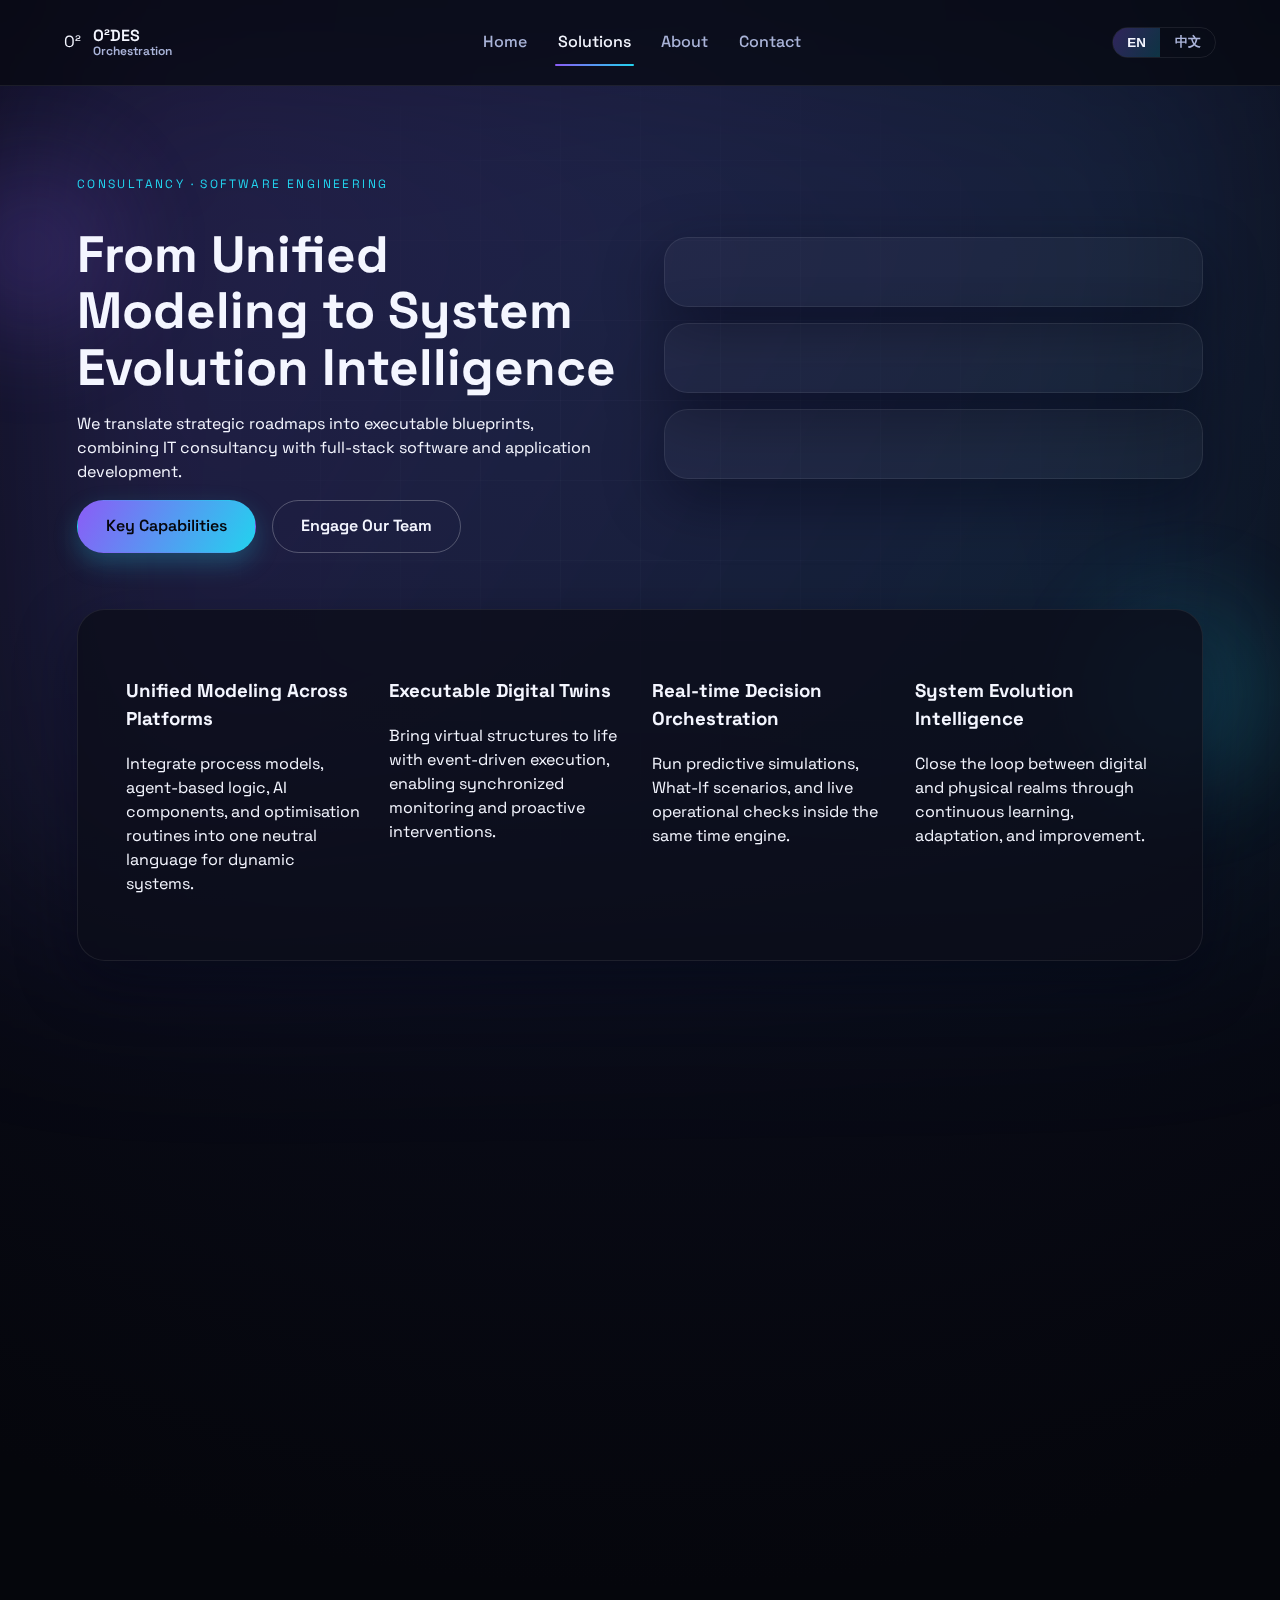
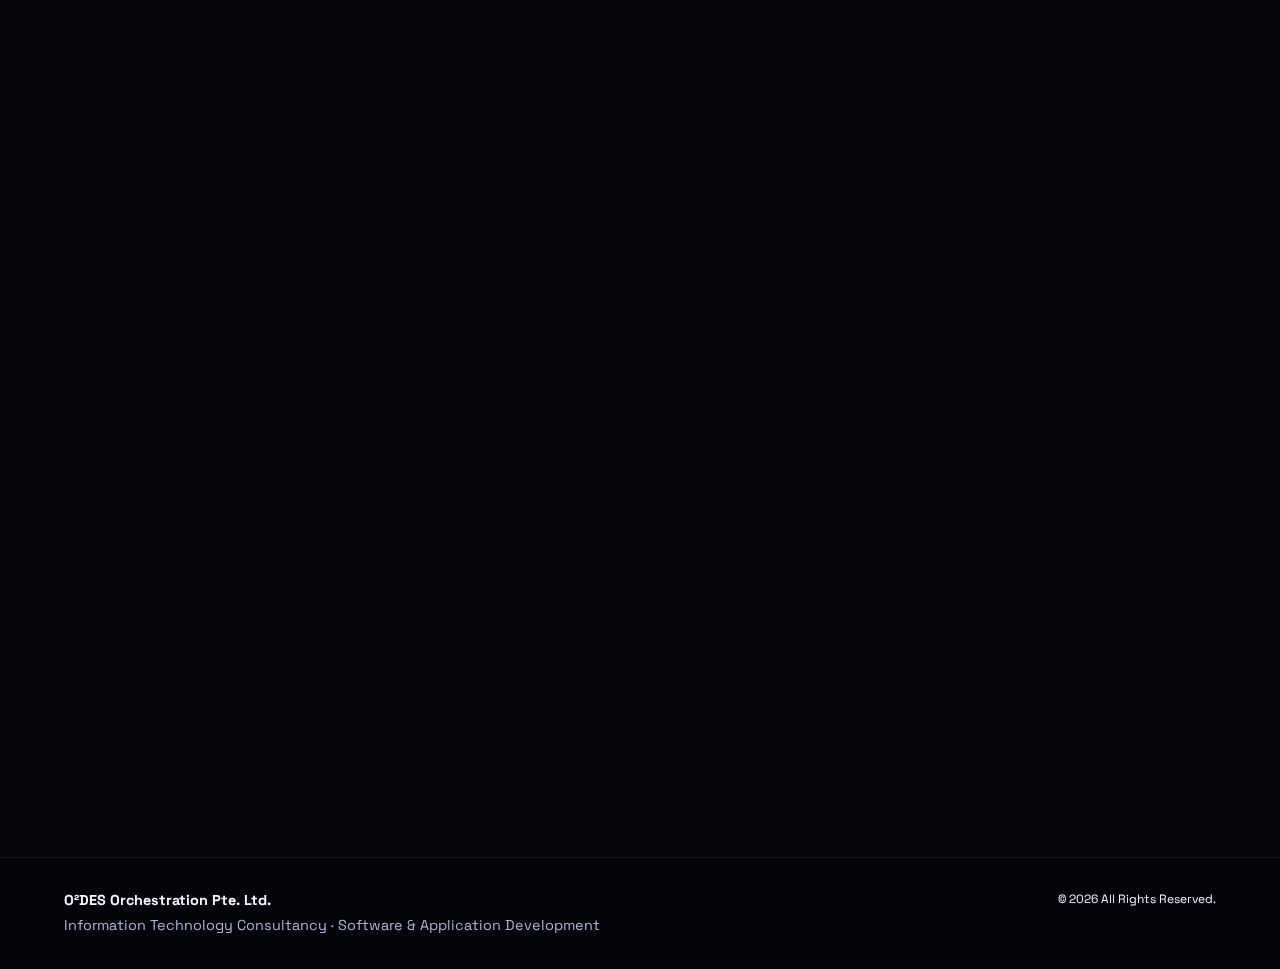
<file: solutions.html>
<!DOCTYPE html>
<html lang="en">
  <head>
    <meta charset="UTF-8" />
    <meta name="viewport" content="width=device-width, initial-scale=1.0" />
    <title>Solutions | O²DES Orchestration</title>
    <meta
      name="description"
      content="Discover O²DES Orchestration solutions for unified modeling, executable digital twins, and real-time decision orchestration."
    />
    <link rel="stylesheet" href="style.css" />
    <link rel="preconnect" href="https://fonts.googleapis.com" />
    <link rel="preconnect" href="https://fonts.gstatic.com" crossorigin />
    <link
      href="https://fonts.googleapis.com/css2?family=Space+Grotesk:wght@400;500;600;700&display=swap"
      rel="stylesheet"
    />
    <script defer src="script.js"></script>
  </head>
  <body class="lang-en page-solutions">
    <div class="background-grid" aria-hidden="true"></div>
    <div class="orb orb-left" aria-hidden="true"></div>
    <div class="orb orb-right" aria-hidden="true"></div>
    <header class="site-header">
      <div class="logo">
        <div class="logo-mark">O²</div>
        <div class="logo-text">
          <span>O²DES</span>
          <small data-lang="en">Orchestration</small>
          <small data-lang="zh">系统编排</small>
        </div>
      </div>
      <nav class="site-nav" aria-label="Primary">
        <a href="index.html">
          <span data-lang="en">Home</span>
          <span data-lang="zh">首页</span>
        </a>
        <a class="current" href="solutions.html">
          <span data-lang="en">Solutions</span>
          <span data-lang="zh">解决方案</span>
        </a>
        <a href="about.html">
          <span data-lang="en">About</span>
          <span data-lang="zh">关于我们</span>
        </a>
        <a href="contact.html">
          <span data-lang="en">Contact</span>
          <span data-lang="zh">联系</span>
        </a>
      </nav>
      <div class="lang-toggle" role="group" aria-label="Language toggle">
        <button data-switch-lang="en" class="active">EN</button>
        <button data-switch-lang="zh">中文</button>
      </div>
    </header>

    <main>
      <section class="sub-hero" data-animate>
        <div>
          <p class="eyebrow">
            <span data-lang="en">Consultancy · Software Engineering</span>
            <span data-lang="zh">咨询 · 软件工程</span>
          </p>
          <h1>
            <span data-lang="en">From Unified Modeling to System Evolution Intelligence</span>
            <span data-lang="zh">从统一建模到系统演化智能</span>
          </h1>
          <p>
            <span data-lang="en">
              We translate strategic roadmaps into executable blueprints, combining IT consultancy with
              full-stack software and application development.
            </span>
            <span data-lang="zh">
              我们将战略路线图转化为可执行蓝图，结合信息技术咨询与全栈软件研发能力。
            </span>
          </p>
          <div class="hero-cta">
            <a class="btn primary" href="#capabilities">
              <span data-lang="en">Key Capabilities</span>
              <span data-lang="zh">核心能力</span>
            </a>
            <a class="btn ghost" href="contact.html">
              <span data-lang="en">Engage Our Team</span>
              <span data-lang="zh">联系团队</span>
            </a>
          </div>
        </div>
        <div class="panel-stack" aria-hidden="true" data-parallax="0.15">
          <div class="panel"></div>
          <div class="panel"></div>
          <div class="panel"></div>
        </div>
      </section>

      <section id="capabilities" class="capability-grid" data-animate>
        <article data-tilt>
          <h3>
            <span data-lang="en">Unified Modeling Across Platforms</span>
            <span data-lang="zh">跨平台统一建模</span>
          </h3>
          <p>
            <span data-lang="en">
              Integrate process models, agent-based logic, AI components, and optimisation routines into
              one neutral language for dynamic systems.
            </span>
            <span data-lang="zh">
              将流程模型、Agent 逻辑、AI 组件与优化算法整合到统一的动态系统语言中。
            </span>
          </p>
        </article>
        <article data-tilt>
          <h3>
            <span data-lang="en">Executable Digital Twins</span>
            <span data-lang="zh">可执行数字孪生</span>
          </h3>
          <p>
            <span data-lang="en">
              Bring virtual structures to life with event-driven execution, enabling synchronized
              monitoring and proactive interventions.
            </span>
            <span data-lang="zh">
              以事件驱动执行激活虚拟结构，实现同步监控与主动干预。
            </span>
          </p>
        </article>
        <article data-tilt>
          <h3>
            <span data-lang="en">Real-time Decision Orchestration</span>
            <span data-lang="zh">实时决策编排</span>
          </h3>
          <p>
            <span data-lang="en">
              Run predictive simulations, What-If scenarios, and live operational checks inside the same
              time engine.
            </span>
            <span data-lang="zh">
              在统一时间引擎中运行预测仿真、What-If 场景与实时运营校验。
            </span>
          </p>
        </article>
        <article data-tilt>
          <h3>
            <span data-lang="en">System Evolution Intelligence</span>
            <span data-lang="zh">系统演化智能</span>
          </h3>
          <p>
            <span data-lang="en">
              Close the loop between digital and physical realms through continuous learning,
              adaptation, and improvement.
            </span>
            <span data-lang="zh">
              通过持续学习、适应与改进，让数字与物理世界形成闭环。
            </span>
          </p>
        </article>
      </section>

      <section class="dual-column" data-animate>
        <div>
          <h2>
            <span data-lang="en">Primary Business: Information Technology Consultancy</span>
            <span data-lang="zh">主营业务：信息技术咨询</span>
          </h2>
          <ul>
            <li>
              <span data-lang="en">Digital transformation roadmaps for mission-critical operations.</span>
              <span data-lang="zh">关键业务的数字化转型路线图。</span>
            </li>
            <li>
              <span data-lang="en">Architecture reviews and interoperability strategies.</span>
              <span data-lang="zh">架构评估与互操作策略。</span>
            </li>
            <li>
              <span data-lang="en">Capability building for data, simulation, and AI teams.</span>
              <span data-lang="zh">数据、仿真、AI 团队的能力建设。</span>
            </li>
          </ul>
        </div>
        <div>
          <h2>
            <span data-lang="en">Secondary Business: Software & Application Development</span>
            <span data-lang="zh">副营业务：软件与应用开发</span>
          </h2>
          <ul>
            <li>
              <span data-lang="en">Full-stack development of orchestration platforms and control rooms.</span>
              <span data-lang="zh">编排平台与控制中心的全栈开发。</span>
            </li>
            <li>
              <span data-lang="en">API services bridging existing systems and new digital twins.</span>
              <span data-lang="zh">连接既有系统与新数字孪生的 API 服务。</span>
            </li>
            <li>
              <span data-lang="en">Deployment accelerators for cloud, on-premises, or hybrid setups.</span>
              <span data-lang="zh">云端、本地或混合部署加速器。</span>
            </li>
          </ul>
        </div>
      </section>

      <section class="use-case-grid" data-animate>
        <article data-tilt>
          <h3>
            <span data-lang="en">Port Orchestration Suite</span>
            <span data-lang="zh">港口编排套件</span>
          </h3>
          <p>
            <span data-lang="en">Coordinate quay, yard, and vessel operations with predictive visibility.</span>
            <span data-lang="zh">以预测视图协调岸桥、堆场与船舶作业。</span>
          </p>
        </article>
        <article data-tilt>
          <h3>
            <span data-lang="en">Logistics Control Tower</span>
            <span data-lang="zh">物流控制塔</span>
          </h3>
          <p>
            <span data-lang="en">Blend agent models and AI routing for resilient fulfillment.</span>
            <span data-lang="zh">结合 Agent 模型与 AI 路由，实现韧性履约。</span>
          </p>
        </article>
        <article data-tilt>
          <h3>
            <span data-lang="en">Manufacturing Ops Brain</span>
            <span data-lang="zh">制造运营中枢</span>
          </h3>
          <p>
            <span data-lang="en">Synchronize production, maintenance, and supply networks in real time.</span>
            <span data-lang="zh">实时同步生产、维护与供应网络。</span>
          </p>
        </article>
        <article data-tilt>
          <h3>
            <span data-lang="en">Energy Balancing Engine</span>
            <span data-lang="zh">能源平衡引擎</span>
          </h3>
          <p>
            <span data-lang="en">Forecast load, orchestrate assets, and optimize distributed grids.</span>
            <span data-lang="zh">预测负荷、编排资产并优化分布式电网。</span>
          </p>
        </article>
        <article data-tilt>
          <h3>
            <span data-lang="en">Urban Living Systems</span>
            <span data-lang="zh">城市生命系统</span>
          </h3>
          <p>
            <span data-lang="en">Unify mobility, utilities, and civic services with living twins.</span>
            <span data-lang="zh">以生命化孪生统一交通、公共与城市服务。</span>
          </p>
        </article>
        <article data-tilt>
          <h3>
            <span data-lang="en">Mission Dynamics Lab</span>
            <span data-lang="zh">任务动态实验室</span>
          </h3>
          <p>
            <span data-lang="en">Test defence and critical scenarios safely with adaptive models.</span>
            <span data-lang="zh">以可适应模型安全测试国防与关键场景。</span>
          </p>
        </article>
      </section>

      <section class="process" data-animate>
        <div class="section-heading">
          <p class="eyebrow">
            <span data-lang="en">Engagement Flow</span>
            <span data-lang="zh">合作流程</span>
          </p>
          <h2>
            <span data-lang="en">Consult, Build, Orchestrate, Evolve</span>
            <span data-lang="zh">咨询、构建、编排、演化</span>
          </h2>
        </div>
        <ol>
          <li>
            <strong><span data-lang="en">Assess</span><span data-lang="zh">洞察</span></strong>
            <span data-lang="en">Systems audit, interoperability mapping, value framing.</span>
            <span data-lang="zh">系统盘点、互操作映射与价值框架。</span>
          </li>
          <li>
            <strong><span data-lang="en">Design</span><span data-lang="zh">设计</span></strong>
            <span data-lang="en">Blueprint target architecture, modules, and data flows.</span>
            <span data-lang="zh">设计目标架构、模块与数据流。</span>
          </li>
          <li>
            <strong><span data-lang="en">Orchestrate</span><span data-lang="zh">编排</span></strong>
            <span data-lang="en">Build and deploy living digital twins with governance.</span>
            <span data-lang="zh">建设并部署生命化数字孪生，并配套治理。</span>
          </li>
          <li>
            <strong><span data-lang="en">Evolve</span><span data-lang="zh">演化</span></strong>
            <span data-lang="en">Establish feedback loops, KPIs, and continuous learning.</span>
            <span data-lang="zh">建立反馈闭环、指标与持续学习机制。</span>
          </li>
        </ol>
      </section>
    </main>

    <footer class="site-footer">
      <div>
        <strong>O²DES Orchestration Pte. Ltd.</strong>
        <p>
          <span data-lang="en">Information Technology Consultancy · Software & Application Development</span>
          <span data-lang="zh">信息技术咨询 · 软件与应用开发</span>
        </p>
      </div>
      <small>
        <span data-lang="en">© <span id="year"></span> All Rights Reserved.</span>
        <span data-lang="zh">© <span id="year-copy"></span> 版权所有。</span>
      </small>
    </footer>
  </body>
</html>
</file>
<file: style.css>
:root {
	--bg: #05060c;
	--bg-alt: #0b0d19;
	--surface: rgba(15, 18, 36, 0.85);
	--surface-strong: rgba(22, 25, 49, 0.9);
	--text: #f4f6ff;
	--muted: #aab4d9;
	--accent: #8b5cf6;
	--accent-2: #22d3ee;
	--border: rgba(255, 255, 255, 0.08);
	--shadow: 0 20px 60px rgba(3, 4, 20, 0.45);
	--radius: 24px;
	color-scheme: dark;
}

* {
	box-sizing: border-box;
}

html {
	scroll-behavior: smooth;
}

body {
	margin: 0;
	font-family: 'Space Grotesk', 'Segoe UI', system-ui, -apple-system, BlinkMacSystemFont, sans-serif;
	background: radial-gradient(circle at top, #101329 0%, #05060c 60%);
	color: var(--text);
	min-height: 100vh;
	line-height: 1.5;
}

body::before {
	content: '';
	position: fixed;
	inset: 0;
	background: linear-gradient(120deg, rgba(139, 92, 246, 0.2), rgba(34, 211, 238, 0.1));
	filter: blur(120px);
	z-index: -2;
}

img {
	max-width: 100%;
	display: block;
}

.background-grid {
	position: fixed;
	inset: 0;
	background-image: linear-gradient(rgba(255, 255, 255, 0.03) 1px, transparent 1px),
		linear-gradient(90deg, rgba(255, 255, 255, 0.03) 1px, transparent 1px);
	background-size: 80px 80px;
	mask-image: radial-gradient(circle at center, rgba(255, 255, 255, 0.8), transparent 70%);
	z-index: -3;
}

.orb {
	position: fixed;
	width: 320px;
	height: 320px;
	border-radius: 50%;
	filter: blur(40px);
	opacity: 0.4;
	z-index: -1;
}

.orb-left {
	top: 10%;
	left: -10%;
	background: radial-gradient(circle, rgba(139, 92, 246, 0.6), transparent 60%);
}

.orb-right {
	bottom: 5%;
	right: -5%;
	background: radial-gradient(circle, rgba(34, 211, 238, 0.6), transparent 60%);
}

.site-header {
	position: sticky;
	top: 0;
	display: flex;
	align-items: center;
	justify-content: space-between;
	gap: 1rem;
	padding: 1.5rem clamp(1.5rem, 5vw, 4rem);
	backdrop-filter: blur(20px);
	background: rgba(5, 6, 12, 0.65);
	border-bottom: 1px solid var(--border);
	z-index: 10;
}

.site-header.is-condensed {
	background: rgba(5, 6, 12, 0.92);
	padding-top: 1rem;
	padding-bottom: 1rem;
	border-bottom-color: rgba(255, 255, 255, 0.12);
}

.logo {
	display: flex;
	align-items: center;
	gap: 0.75rem;
}

.logo-image {
	width: 56px;
	height: 56px;
	object-fit: contain;
	filter: drop-shadow(0 8px 18px rgba(3, 4, 20, 0.45));
}

.logo-text {
	font-weight: 600;
	display: flex;
	flex-direction: column;
	line-height: 1.1;
}

.logo-text small {
	font-size: 0.75rem;
	color: var(--muted);
}

.site-nav {
	display: flex;
	gap: 1.5rem;
	font-weight: 500;
}

.site-nav a {
	color: var(--muted);
	text-decoration: none;
	padding: 0.4rem 0.2rem;
	position: relative;
}

.site-nav a.current,
.site-nav a:hover {
	color: var(--text);
}

.site-nav a.current::after {
	content: '';
	position: absolute;
	left: 0;
	right: 0;
	bottom: -0.35rem;
	height: 2px;
	background: linear-gradient(90deg, var(--accent), var(--accent-2));
	border-radius: 999px;
}

.lang-toggle {
	display: inline-flex;
	border: 1px solid var(--border);
	border-radius: 999px;
	overflow: hidden;
}

.lang-toggle button {
	background: transparent;
	border: none;
	color: var(--muted);
	padding: 0.35rem 0.9rem;
	font-weight: 600;
	cursor: pointer;
}

.lang-toggle button.active {
	color: var(--text);
	background: linear-gradient(120deg, rgba(139, 92, 246, 0.3), rgba(34, 211, 238, 0.2));
}

main {
	padding: clamp(2rem, 6vw, 5rem);
	display: flex;
	flex-direction: column;
	gap: 3.5rem;
}

.hero,
.sub-hero,
.contact-hero {
	display: grid;
	grid-template-columns: repeat(auto-fit, minmax(280px, 1fr));
	gap: 3rem;
	align-items: center;
}

.hero-content h1,
.sub-hero h1,
.contact-hero h1 {
	font-size: clamp(2rem, 4vw, 3.5rem);
	line-height: 1.1;
	margin-bottom: 1rem;
}

.lead {
	font-size: 1.1rem;
	color: var(--muted);
}

.eyebrow {
	letter-spacing: 0.2em;
	text-transform: uppercase;
	font-size: 0.75rem;
	color: var(--accent-2);
	margin-bottom: 0.75rem;
}

.hero-cta,
.cta {
	display: flex;
	gap: 1rem;
	flex-wrap: wrap;
	align-items: center;
}

.btn {
	border-radius: 999px;
	padding: 0.85rem 1.75rem;
	font-weight: 600;
	border: 1px solid transparent;
	text-decoration: none;
	cursor: pointer;
	transition: transform 0.2s ease, box-shadow 0.2s ease;
}

.btn.primary {
	background: linear-gradient(120deg, var(--accent), var(--accent-2));
	color: #05060c;
	box-shadow: 0 10px 25px rgba(34, 211, 238, 0.25);
}

.btn.ghost {
	border-color: rgba(255, 255, 255, 0.25);
	color: var(--text);
}

.btn:hover {
	transform: translateY(-2px);
}

.hero-visual {
	position: relative;
	width: min(420px, 70vw);
	aspect-ratio: 1;
	margin-inline: auto;
}

.halo {
	position: absolute;
	inset: 5%;
	border-radius: 50%;
	border: 1px dashed rgba(255, 255, 255, 0.15);
}

.nodes span {
	position: absolute;
	width: 12px;
	height: 12px;
	border-radius: 50%;
	background: var(--accent-2);
	animation: pulse 4s infinite ease-in-out;
}

.nodes span:nth-child(1) {
	top: 15%;
	left: 20%;
}

.nodes span:nth-child(2) {
	top: 35%;
	right: 15%;
	animation-delay: 0.8s;
}

.nodes span:nth-child(3) {
	bottom: 20%;
	left: 30%;
	animation-delay: 1.4s;
}

.nodes span:nth-child(4) {
	bottom: 10%;
	right: 25%;
	animation-delay: 2s;
}

.sphere {
	position: absolute;
	inset: 25%;
	border-radius: 50%;
	background: radial-gradient(circle, rgba(139, 92, 246, 0.5), transparent 60%);
	display: grid;
	place-items: center;
}

.sphere-ring {
	width: 80%;
	height: 80%;
	border-radius: 50%;
	border: 1px solid rgba(255, 255, 255, 0.2);
	animation: spin 12s linear infinite;
}

.sphere-core {
	width: 40%;
	height: 40%;
	border-radius: 50%;
	background: radial-gradient(circle, rgba(34, 211, 238, 0.8), rgba(139, 92, 246, 0.4));
}

.metrics {
	display: grid;
	grid-template-columns: repeat(auto-fit, minmax(180px, 1fr));
	gap: 1rem;
}

.metrics article,
.value-cards article,
.timeline article,
.industry-grid article,
.use-case-grid article,
.team-grid article,
.culture-grid article,
.principle-list article,
.contact-cards article,
.contact-info article {
	background: var(--surface);
	border: 1px solid var(--border);
	border-radius: var(--radius);
	padding: 1.5rem;
	box-shadow: var(--shadow);
}

.value-grid,
.evolution,
.industries,
.team,
.culture,
.process,
.dual-column,
.use-case-grid,
.capability-grid,
.story,
.principles,
.contact-body {
	background: rgba(11, 13, 25, 0.8);
	border-radius: calc(var(--radius) + 4px);
	padding: clamp(1.5rem, 4vw, 3rem);
	border: 1px solid var(--border);
	box-shadow: var(--shadow);
}

.section-heading h2 {
	font-size: clamp(1.75rem, 3vw, 2.5rem);
	margin: 0.25rem 0 0.75rem;
}

.value-cards,
.timeline,
.industry-grid,
.use-case-grid,
.team-grid,
.culture-grid,
.principle-list,
.capability-grid {
	display: grid;
	grid-template-columns: repeat(auto-fit, minmax(220px, 1fr));
	gap: 1.5rem;
}

.timeline article {
	border-left: 3px solid rgba(255, 255, 255, 0.08);
}

.industry-grid article h3,
.use-case-grid article h3,
.team-grid article h3,
.culture-grid article h3,
.principle-list article h3 {
	margin-top: 0;
}

.cta {
	justify-content: space-between;
	background: linear-gradient(120deg, rgba(139, 92, 246, 0.2), rgba(34, 211, 238, 0.1));
	border-radius: var(--radius);
	padding: clamp(1.5rem, 4vw, 3rem);
	border: 1px solid rgba(255, 255, 255, 0.1);
}

.cta.slim {
	flex-direction: column;
	align-items: flex-start;
	gap: 1rem;
}

.panel-stack {
	display: grid;
	gap: 1rem;
}

.panel-stack .panel {
	height: 70px;
	border-radius: var(--radius);
	border: 1px solid var(--border);
	background: rgba(255, 255, 255, 0.03);
	box-shadow: var(--shadow);
}

.dual-column {
	display: grid;
	grid-template-columns: repeat(auto-fit, minmax(260px, 1fr));
	gap: 2rem;
}

.dual-column ul {
	margin: 0;
	padding-left: 1.25rem;
	color: var(--muted);
}

.story-grid {
	display: grid;
	grid-template-columns: repeat(auto-fit, minmax(200px, 1fr));
	gap: 1.5rem;
}

.principle-list article {
	text-align: center;
}

.vision-card {
	background: var(--surface);
	border-radius: var(--radius);
	padding: 2rem;
	border: 1px solid var(--border);
	box-shadow: var(--shadow);
}

.contact-cards {
	display: grid;
	grid-template-columns: repeat(auto-fit, minmax(180px, 1fr));
	gap: 1rem;
}

.contact-body {
	display: grid;
	grid-template-columns: repeat(auto-fit, minmax(280px, 1fr));
	gap: 2rem;
}

.contact-form {
	display: flex;
	flex-direction: column;
	gap: 1.5rem;
}

.contact-form label {
	display: flex;
	flex-direction: column;
	gap: 0.4rem;
	font-weight: 500;
}

.contact-form input,
.contact-form textarea {
	border-radius: 16px;
	border: 1px solid var(--border);
	background: rgba(255, 255, 255, 0.02);
	color: var(--text);
	padding: 0.9rem 1.1rem;
	font-size: 1rem;
}

.form-footer {
	display: flex;
	flex-wrap: wrap;
	justify-content: space-between;
	gap: 1rem;
	align-items: center;
	color: var(--muted);
}

.form-status {
	margin: 0;
	color: var(--accent-2);
	font-weight: 500;
}

[data-animate] {
	opacity: 0;
	transform: translateY(60px) scale(0.98);
	transition: opacity 0.9s ease, transform 0.9s ease;
}

[data-animate].is-visible {
	opacity: 1;
	transform: translateY(0) scale(1);
}

[data-tilt] {
	position: relative;
	transition: transform 0.25s ease, border-color 0.3s ease, box-shadow 0.3s ease;
	will-change: transform;
	transform-style: preserve-3d;
}

[data-tilt]::after {
	content: '';
	position: absolute;
	inset: 0;
	border-radius: inherit;
	background: radial-gradient(
		circle at var(--glow-x, 50%) var(--glow-y, 50%),
		rgba(255, 255, 255, 0.15),
		transparent 55%
	);
	opacity: 0;
	transition: opacity 0.3s ease;
	pointer-events: none;
}

[data-tilt].tilt-active {
	border-color: rgba(255, 255, 255, 0.2);
	box-shadow: 0 25px 50px rgba(3, 4, 20, 0.55);
}

[data-tilt].tilt-active::after {
	opacity: 1;
}

.site-footer {
	padding: 2rem clamp(1.5rem, 5vw, 4rem);
	border-top: 1px solid var(--border);
	background: rgba(5, 6, 12, 0.85);
	display: flex;
	justify-content: space-between;
	flex-wrap: wrap;
	gap: 1rem;
	font-size: 0.9rem;
}

.site-footer p {
	margin: 0.25rem 0 0;
	color: var(--muted);
}

[data-lang] {
	display: none;
}

[data-lang][hidden] {
	display: none !important;
}

body.lang-en [data-lang="en"],
body.lang-zh [data-lang="zh"] {
	display: unset;
}

@media (prefers-reduced-motion: reduce) {
	[data-animate] {
		opacity: 1;
		transform: none;
	}
}

@keyframes pulse {
	0%,
	100% {
		opacity: 0.2;
		transform: scale(0.9);
	}
	50% {
		opacity: 1;
		transform: scale(1.25);
	}
}

@keyframes spin {
	to {
		transform: rotate(360deg);
	}
}

@media (max-width: 900px) {
	.site-header {
		flex-direction: column;
		align-items: flex-start;
	}
	.site-nav {
		flex-wrap: wrap;
	}
	.cta,
	.hero-cta {
		flex-direction: column;
		align-items: flex-start;
	}
}

@media (max-width: 600px) {
	.site-header {
		position: static;
	}
	main {
		padding: 1.5rem;
	}
	.site-footer {
		flex-direction: column;
	}
}
</file>
